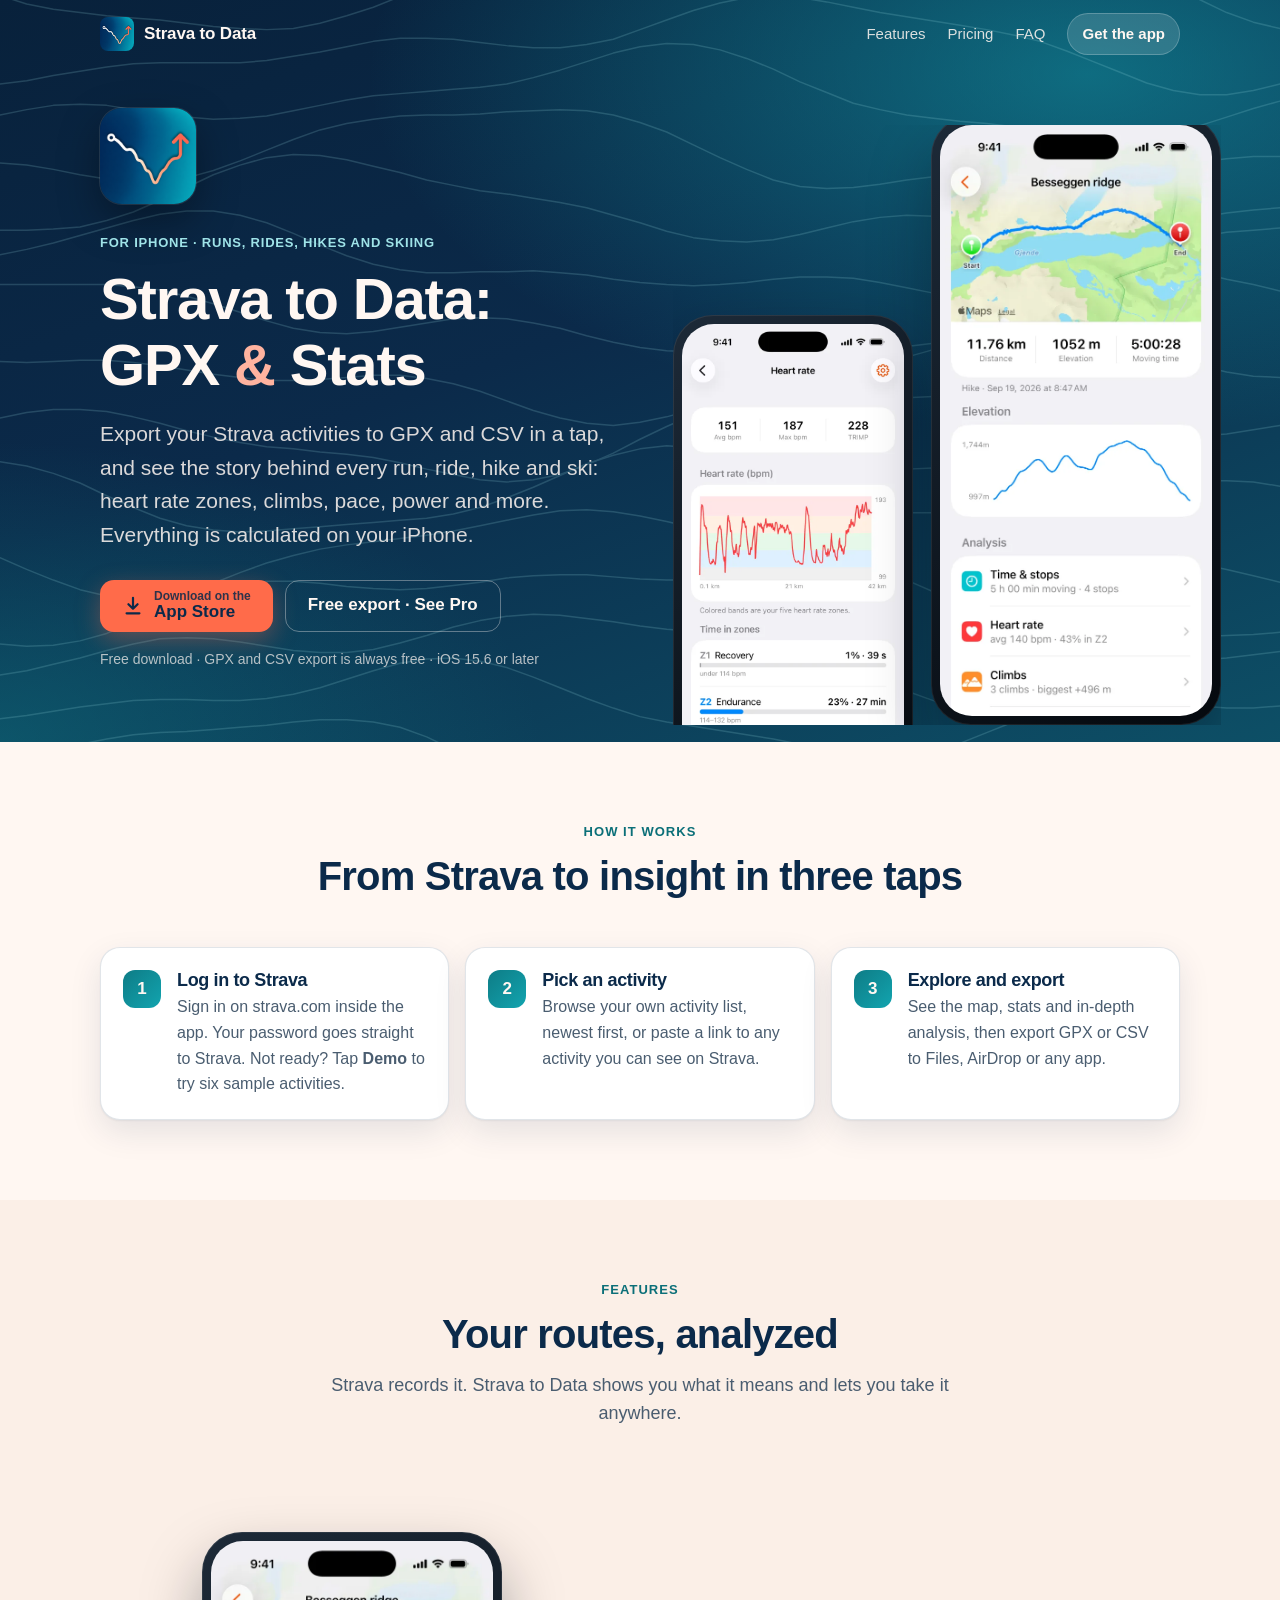
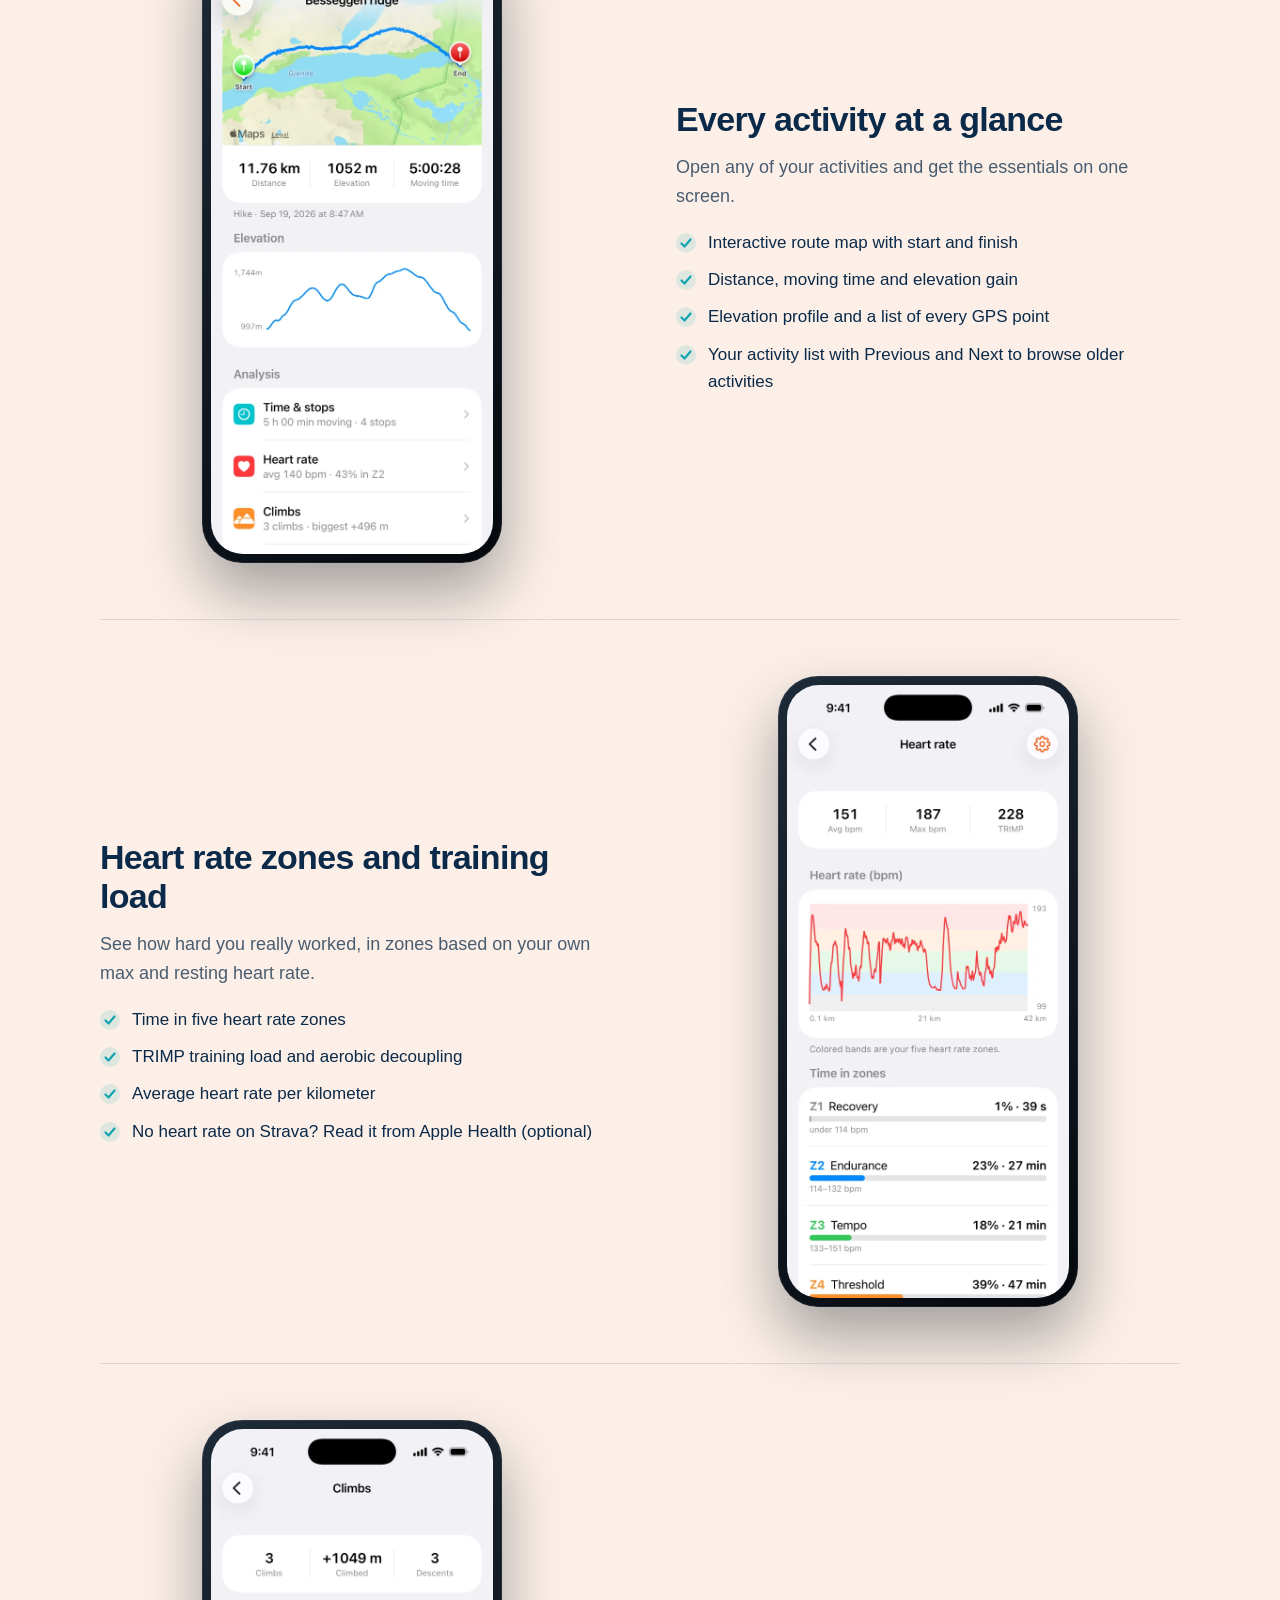
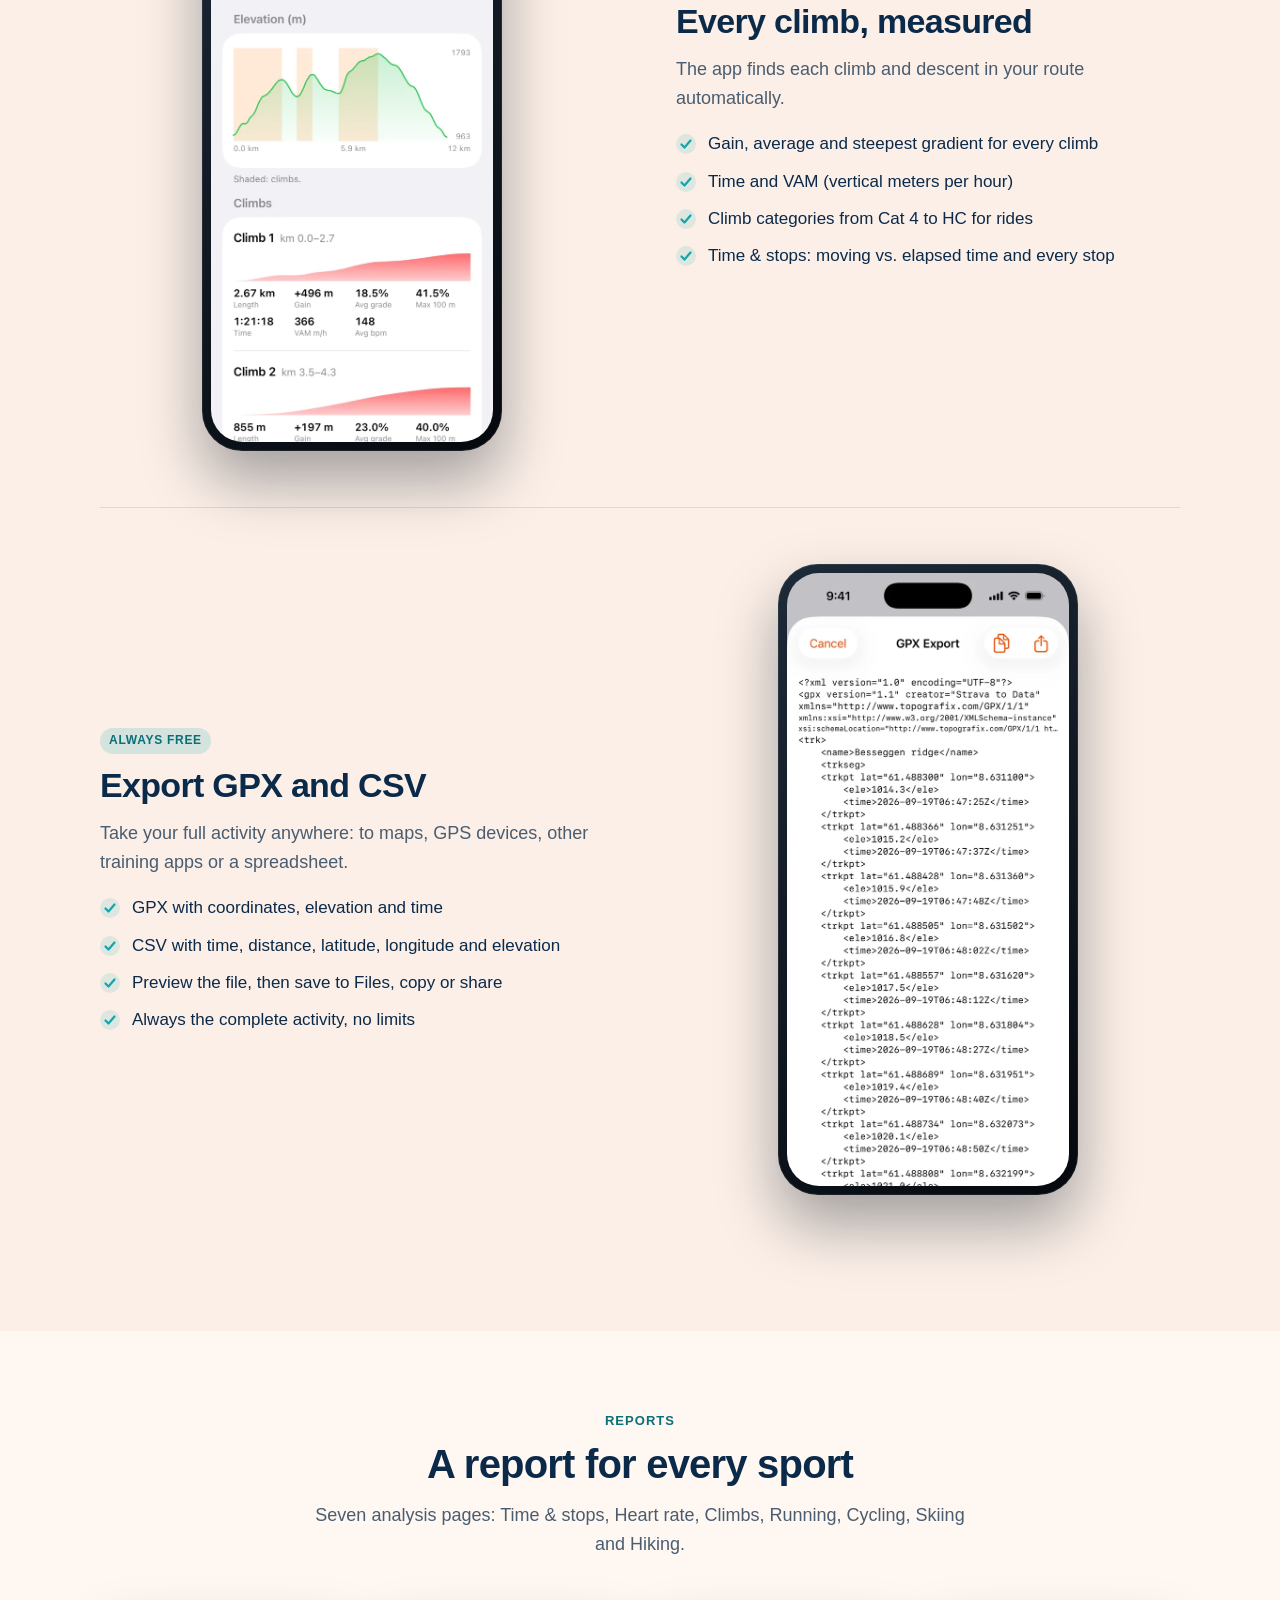
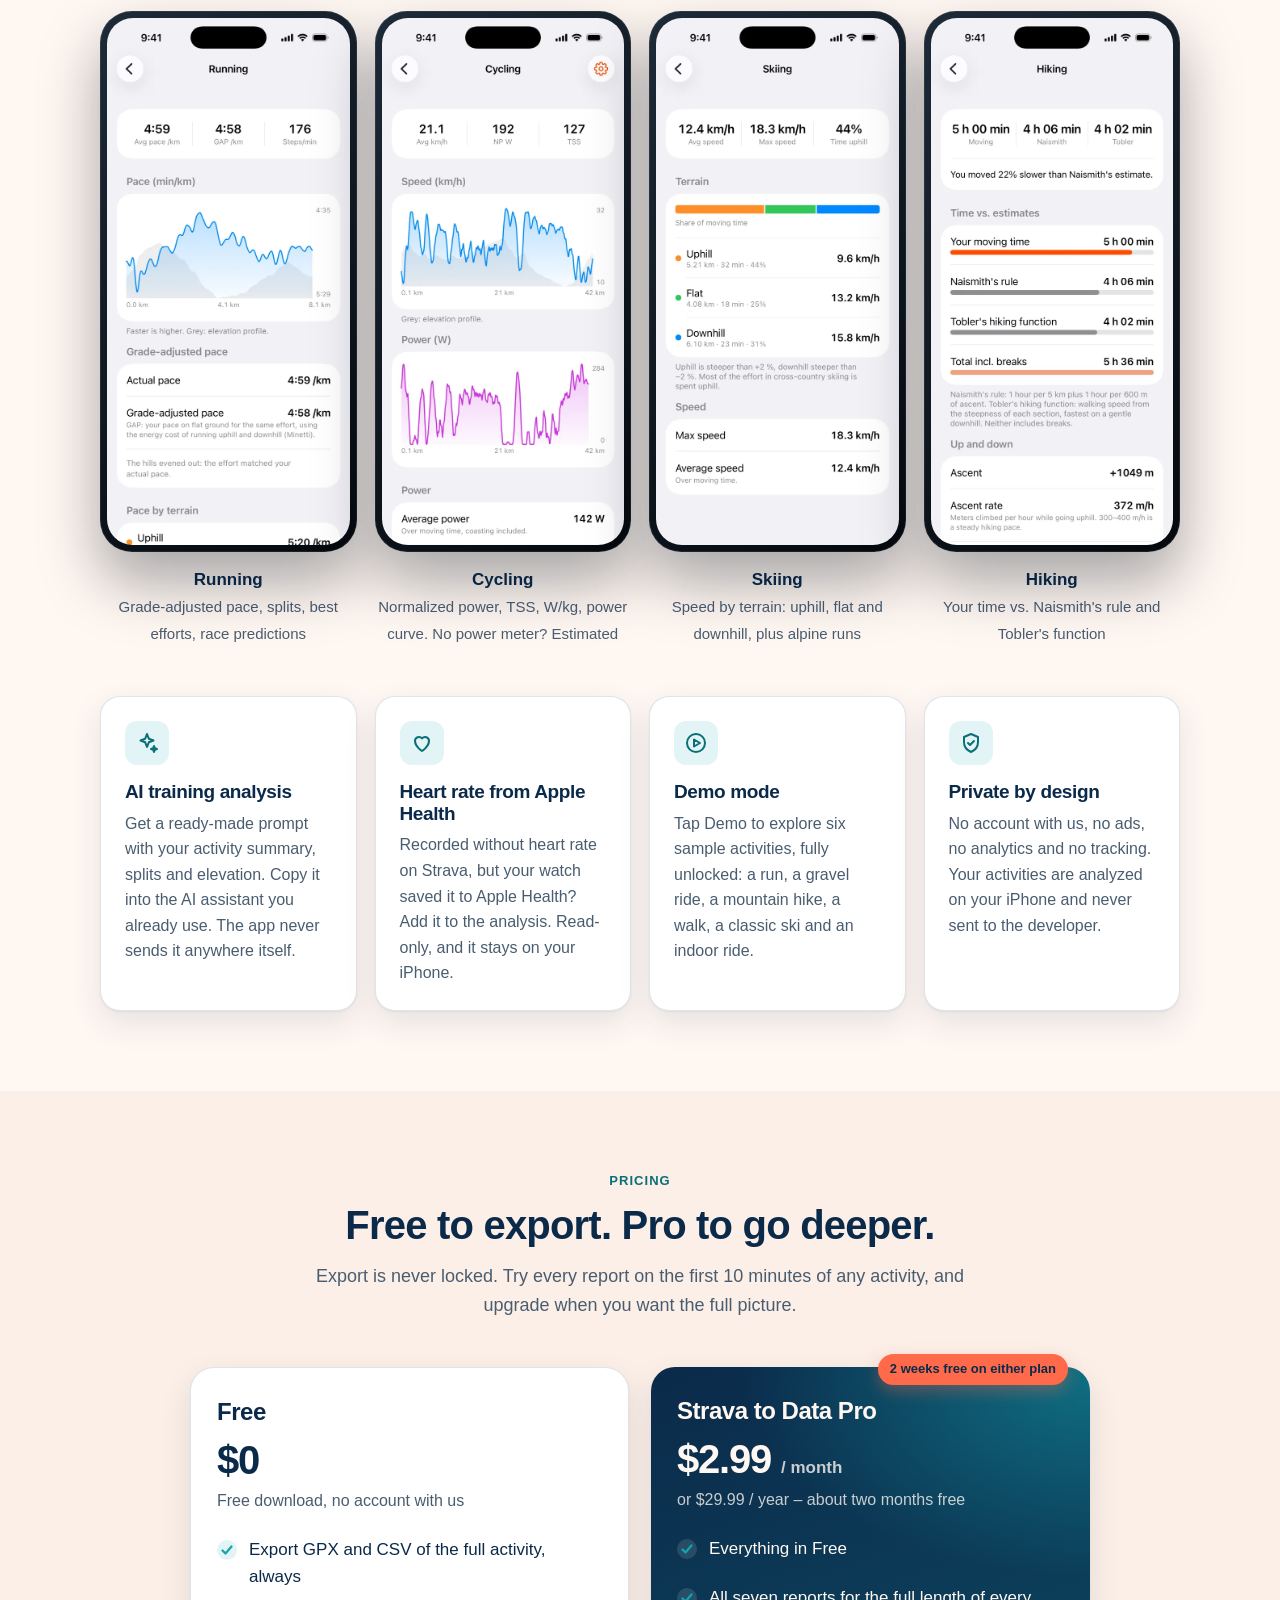
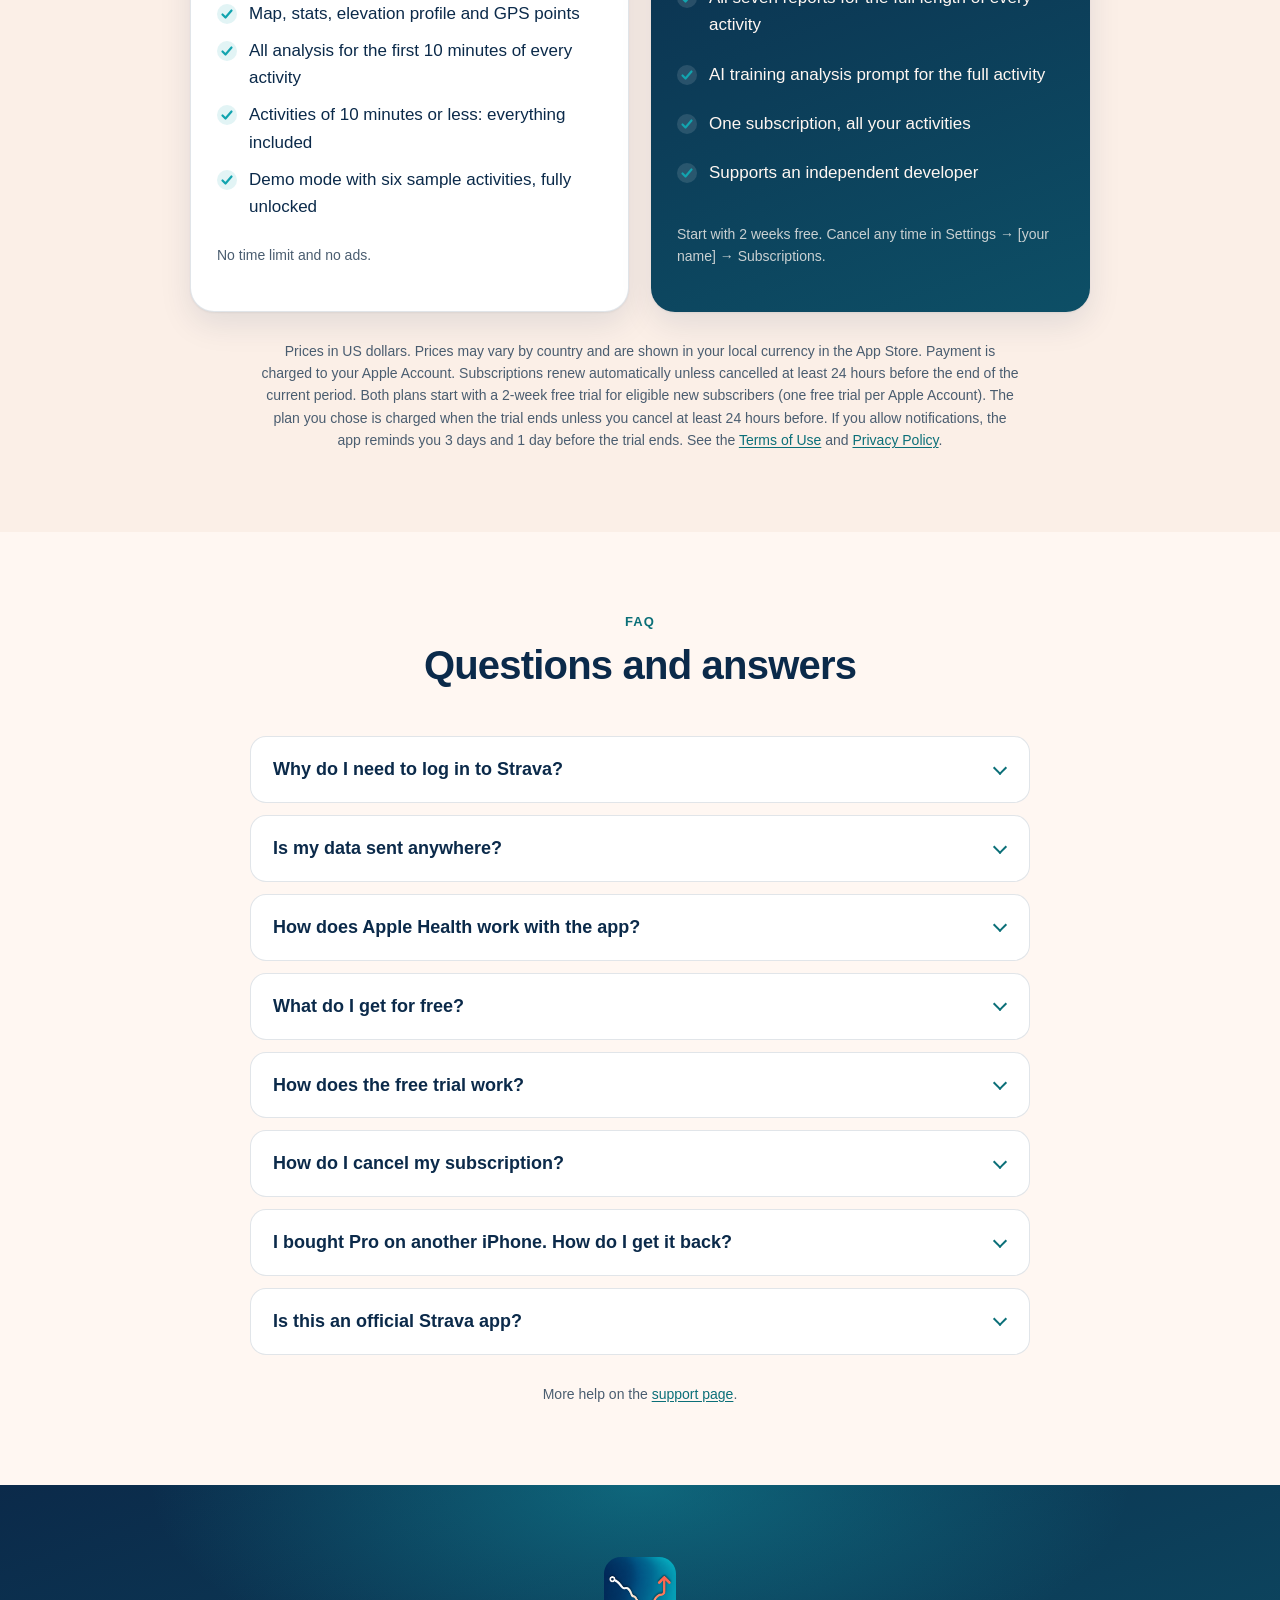
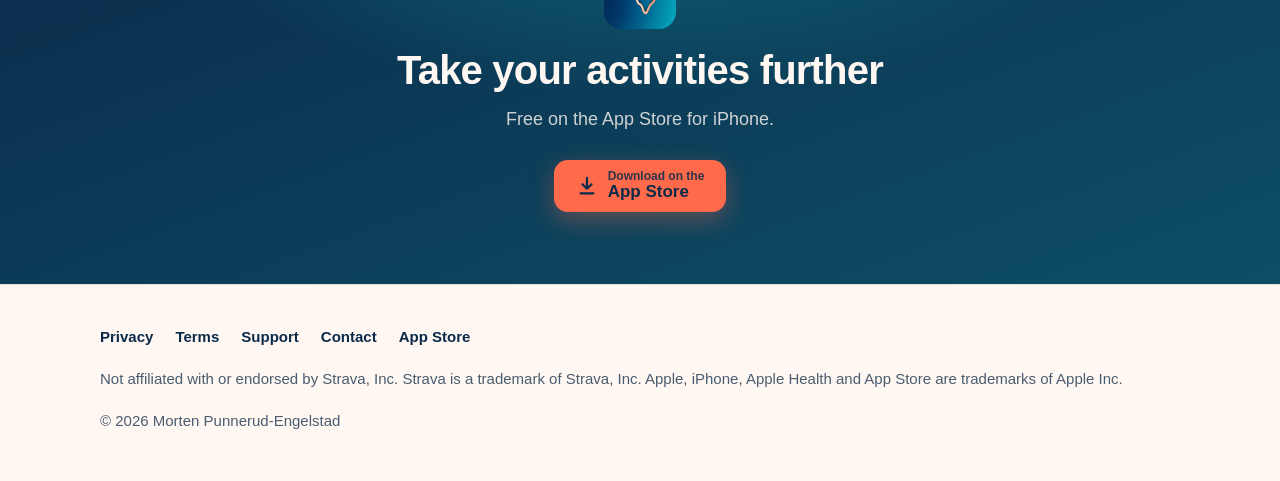
<file: index.html>
<!doctype html>
<html lang="en">
<head>
<meta charset="utf-8">
<meta name="viewport" content="width=device-width, initial-scale=1, viewport-fit=cover">
<title>Strava to Data: GPX &amp; Stats – iPhone app</title>
<meta name="description" content="Export your Strava activities to GPX and CSV, and see heart rate zones, climbs, pace, power and more. An iPhone app that does everything on your device. Export is always free.">
<link rel="canonical" href="https://punnerud.github.io/strava-to-data/">
<meta name="theme-color" content="#0B2A4A">
<meta name="apple-itunes-app" content="app-id=6741417217">

<meta property="og:type" content="website">
<meta property="og:site_name" content="Strava to Data">
<meta property="og:title" content="Strava to Data: GPX &amp; Stats">
<meta property="og:description" content="Export your Strava activities to GPX and CSV, and see heart rate zones, climbs, pace, power and more – right on your iPhone.">
<meta property="og:url" content="https://punnerud.github.io/strava-to-data/">
<meta property="og:image" content="https://punnerud.github.io/strava-to-data/assets/og-image.jpg">
<meta property="og:image:width" content="1200">
<meta property="og:image:height" content="630">
<meta property="og:image:alt" content="Strava to Data: GPX &amp; Stats app icon and name">
<meta name="twitter:card" content="summary_large_image">
<meta name="twitter:title" content="Strava to Data: GPX &amp; Stats">
<meta name="twitter:description" content="Export your Strava activities to GPX and CSV, and see heart rate zones, climbs, pace, power and more – right on your iPhone.">
<meta name="twitter:image" content="https://punnerud.github.io/strava-to-data/assets/og-image.jpg">

<link rel="icon" href="favicon.ico" sizes="32x32">
<link rel="icon" href="assets/favicon.png" type="image/png">
<link rel="apple-touch-icon" href="apple-touch-icon.png">
<link rel="stylesheet" href="assets/site.css">

<script type="application/ld+json">
{
  "@context": "https://schema.org",
  "@type": "SoftwareApplication",
  "name": "Strava to Data: GPX & Stats",
  "operatingSystem": "iOS 15.6 or later",
  "applicationCategory": "HealthAndFitnessApplication",
  "url": "https://punnerud.github.io/strava-to-data/",
  "downloadUrl": "https://apps.apple.com/app/id6741417217",
  "image": "https://punnerud.github.io/strava-to-data/assets/icon.png",
  "offers": [
    { "@type": "Offer", "name": "Free", "price": "0", "priceCurrency": "USD" },
    { "@type": "Offer", "name": "Strava to Data Pro (monthly)", "price": "2.99", "priceCurrency": "USD" },
    { "@type": "Offer", "name": "Strava to Data Pro (yearly)", "price": "29.99", "priceCurrency": "USD" }
  ]
}
</script>
</head>
<body>
<a class="skip" href="#main">Skip to content</a>

<header class="hero">
  <div class="site-header">
    <div class="wrap">
      <a class="brand" href="./" aria-label="Strava to Data home">
        <img src="assets/icon.png" alt="" width="34" height="34">
        <span>Strava to Data</span>
      </a>
      <nav class="nav" aria-label="Main">
        <a class="hide-sm" href="#features">Features</a>
        <a class="hide-sm" href="#pricing">Pricing</a>
        <a class="hide-sm" href="#faq">FAQ</a>
        <a class="nav-cta" href="https://apps.apple.com/app/id6741417217">Get the app</a>
      </nav>
    </div>
  </div>

  <div class="wrap">
    <div class="hero-grid">
      <div class="hero-copy">
        <img class="hero-icon" src="assets/icon.png" alt="App icon: a route line climbing to an arrow" width="96" height="96">
        <span class="eyebrow">For iPhone · Runs, rides, hikes and skiing</span>
        <h1>Strava to Data: GPX&nbsp;<span class="amp">&amp;</span>&nbsp;Stats</h1>
        <p class="tagline">Export your Strava activities to GPX and CSV in a tap, and see the story behind every run, ride, hike and ski: heart rate zones, climbs, pace, power and more. Everything is calculated on your iPhone.</p>
        <div class="cta-row">
          <a class="btn btn-store" href="https://apps.apple.com/app/id6741417217">
            <svg viewBox="0 0 24 24" aria-hidden="true"><path d="M12 3v12m0 0l-5-5m5 5l5-5M5 20h14" fill="none" stroke="currentColor" stroke-width="2.4" stroke-linecap="round" stroke-linejoin="round"/></svg>
            <span class="two-line"><small>Download on the</small>App Store</span>
          </a>
          <a class="btn btn-ghost" href="#pricing">Free export · See Pro</a>
        </div>
        <p class="hero-note">Free download · GPX and CSV export is always free · iOS 15.6 or later</p>
      </div>

      <div class="hero-phones" aria-hidden="true">
        <div class="phone side">
          <picture>
            <source srcset="assets/shots/2.webp" type="image/webp">
            <img src="assets/shots/2.jpg" alt="" width="600" height="1304" loading="eager">
          </picture>
        </div>
        <div class="phone">
          <picture>
            <source srcset="assets/shots/1.webp" type="image/webp">
            <img src="assets/shots/1.jpg" alt="" width="600" height="1304" fetchpriority="high">
          </picture>
        </div>
      </div>
    </div>
  </div>
</header>

<main id="main">

  <section class="section" aria-labelledby="how-title">
    <div class="wrap">
      <div class="section-head">
        <span class="kicker">How it works</span>
        <h2 id="how-title">From Strava to insight in three taps</h2>
      </div>
      <ol class="steps">
        <li>
          <h3>Log in to Strava</h3>
          <p>Sign in on strava.com inside the app. Your password goes straight to Strava. Not ready? Tap <strong>Demo</strong> to try six sample activities.</p>
        </li>
        <li>
          <h3>Pick an activity</h3>
          <p>Browse your own activity list, newest first, or paste a link to any activity you can see on Strava.</p>
        </li>
        <li>
          <h3>Explore and export</h3>
          <p>See the map, stats and in-depth analysis, then export GPX or CSV to Files, AirDrop or any app.</p>
        </li>
      </ol>
    </div>
  </section>

  <section class="section section-alt" id="features" aria-labelledby="features-title">
    <div class="wrap">
      <div class="section-head">
        <span class="kicker">Features</span>
        <h2 id="features-title">Your routes, analyzed</h2>
        <p>Strava records it. Strava to Data shows you what it means and lets you take it anywhere.</p>
      </div>

      <div class="feature">
        <div class="feature-media">
          <div class="phone">
            <picture>
              <source srcset="assets/shots/1.webp" type="image/webp">
              <img src="assets/shots/1.jpg" alt="Activity screen for a hike: route map from start to end, distance 11.76 km, 1052 m elevation, 5 hours moving, elevation profile and analysis sections." width="600" height="1304" loading="lazy">
            </picture>
          </div>
        </div>
        <div>
          <h3>Every activity at a glance</h3>
          <p>Open any of your activities and get the essentials on one screen.</p>
          <ul class="ticks">
            <li>Interactive route map with start and finish</li>
            <li>Distance, moving time and elevation gain</li>
            <li>Elevation profile and a list of every GPS point</li>
            <li>Your activity list with Previous and Next to browse older activities</li>
          </ul>
        </div>
      </div>

      <div class="feature flip">
        <div class="feature-media">
          <div class="phone">
            <picture>
              <source srcset="assets/shots/2.webp" type="image/webp">
              <img src="assets/shots/2.jpg" alt="Heart rate report: average 151 bpm, max 187, TRIMP 228, heart rate chart with colored zone bands and time in each of five zones." width="600" height="1304" loading="lazy">
            </picture>
          </div>
        </div>
        <div>
          <h3>Heart rate zones and training load</h3>
          <p>See how hard you really worked, in zones based on your own max and resting heart rate.</p>
          <ul class="ticks">
            <li>Time in five heart rate zones</li>
            <li>TRIMP training load and aerobic decoupling</li>
            <li>Average heart rate per kilometer</li>
            <li>No heart rate on Strava? Read it from Apple Health (optional)</li>
          </ul>
        </div>
      </div>

      <div class="feature">
        <div class="feature-media">
          <div class="phone">
            <picture>
              <source srcset="assets/shots/3.webp" type="image/webp">
              <img src="assets/shots/3.jpg" alt="Climbs report: 3 climbs, 1049 m climbed, elevation chart with shaded climbs, and details for each climb with gain, gradient, time and VAM." width="600" height="1304" loading="lazy">
            </picture>
          </div>
        </div>
        <div>
          <h3>Every climb, measured</h3>
          <p>The app finds each climb and descent in your route automatically.</p>
          <ul class="ticks">
            <li>Gain, average and steepest gradient for every climb</li>
            <li>Time and VAM (vertical meters per hour)</li>
            <li>Climb categories from Cat 4 to HC for rides</li>
            <li>Time &amp; stops: moving vs. elapsed time and every stop</li>
          </ul>
        </div>
      </div>

      <div class="feature flip">
        <div class="feature-media">
          <div class="phone">
            <picture>
              <source srcset="assets/shots/8.webp" type="image/webp">
              <img src="assets/shots/8.jpg" alt="GPX export preview showing the GPX file with track points, coordinates, elevation and time, with copy and share buttons." width="600" height="1304" loading="lazy">
            </picture>
          </div>
        </div>
        <div>
          <span class="badge-free">Always free</span>
          <h3>Export GPX and CSV</h3>
          <p>Take your full activity anywhere: to maps, GPS devices, other training apps or a spreadsheet.</p>
          <ul class="ticks">
            <li>GPX with coordinates, elevation and time</li>
            <li>CSV with time, distance, latitude, longitude and elevation</li>
            <li>Preview the file, then save to Files, copy or share</li>
            <li>Always the complete activity, no limits</li>
          </ul>
        </div>
      </div>
    </div>
  </section>

  <section class="section" aria-labelledby="reports-title">
    <div class="wrap">
      <div class="section-head">
        <span class="kicker">Reports</span>
        <h2 id="reports-title">A report for every sport</h2>
        <p>Seven analysis pages: Time &amp; stops, Heart rate, Climbs, Running, Cycling, Skiing and Hiking.</p>
      </div>
      <div class="gallery" role="list">
        <figure role="listitem">
          <div class="phone">
            <picture>
              <source srcset="assets/shots/4.webp" type="image/webp">
              <img src="assets/shots/4.jpg" alt="Running report with average pace, grade-adjusted pace and cadence, and a pace chart over the elevation profile." width="600" height="1304" loading="lazy">
            </picture>
          </div>
          <figcaption><strong>Running</strong><span>Grade-adjusted pace, splits, best efforts, race predictions</span></figcaption>
        </figure>
        <figure role="listitem">
          <div class="phone">
            <picture>
              <source srcset="assets/shots/5.webp" type="image/webp">
              <img src="assets/shots/5.jpg" alt="Cycling report with average speed, normalized power and TSS, a speed chart and a power chart." width="600" height="1304" loading="lazy">
            </picture>
          </div>
          <figcaption><strong>Cycling</strong><span>Normalized power, TSS, W/kg, power curve. No power meter? Estimated</span></figcaption>
        </figure>
        <figure role="listitem">
          <div class="phone">
            <picture>
              <source srcset="assets/shots/6.webp" type="image/webp">
              <img src="assets/shots/6.jpg" alt="Skiing report with average and max speed and the share of moving time spent uphill, on flat ground and downhill." width="600" height="1304" loading="lazy">
            </picture>
          </div>
          <figcaption><strong>Skiing</strong><span>Speed by terrain: uphill, flat and downhill, plus alpine runs</span></figcaption>
        </figure>
        <figure role="listitem">
          <div class="phone">
            <picture>
              <source srcset="assets/shots/7.webp" type="image/webp">
              <img src="assets/shots/7.jpg" alt="Hiking report comparing moving time with Naismith's rule and Tobler's hiking function, plus ascent rate." width="600" height="1304" loading="lazy">
            </picture>
          </div>
          <figcaption><strong>Hiking</strong><span>Your time vs. Naismith's rule and Tobler's function</span></figcaption>
        </figure>
      </div>

      <div class="cards four" style="margin-top:48px">
        <div class="card">
          <div class="ico" aria-hidden="true"><svg viewBox="0 0 24 24" fill="none" stroke="currentColor" stroke-width="2" stroke-linecap="round" stroke-linejoin="round"><path d="M12 3l1.8 4.7L18.5 9.5l-4.7 1.8L12 16l-1.8-4.7L5.5 9.5l4.7-1.8z"/><path d="M19 15l.8 2.2L22 18l-2.2.8L19 21l-.8-2.2L16 18l2.2-.8z"/></svg></div>
          <h3>AI training analysis</h3>
          <p>Get a ready-made prompt with your activity summary, splits and elevation. Copy it into the AI assistant you already use. The app never sends it anywhere itself.</p>
        </div>
        <div class="card">
          <div class="ico" aria-hidden="true"><svg viewBox="0 0 24 24" fill="none" stroke="currentColor" stroke-width="2" stroke-linecap="round" stroke-linejoin="round"><path d="M12 20s-7-4.4-7-10a4 4 0 0 1 7-2.6A4 4 0 0 1 19 10c0 5.6-7 10-7 10z"/></svg></div>
          <h3>Heart rate from Apple Health</h3>
          <p>Recorded without heart rate on Strava, but your watch saved it to Apple Health? Add it to the analysis. Read-only, and it stays on your iPhone.</p>
        </div>
        <div class="card">
          <div class="ico" aria-hidden="true"><svg viewBox="0 0 24 24" fill="none" stroke="currentColor" stroke-width="2" stroke-linecap="round" stroke-linejoin="round"><circle cx="12" cy="12" r="9"/><path d="M10 8.5v7l6-3.5z"/></svg></div>
          <h3>Demo mode</h3>
          <p>Tap Demo to explore six sample activities, fully unlocked: a run, a gravel ride, a mountain hike, a walk, a classic ski and an indoor ride.</p>
        </div>
        <div class="card">
          <div class="ico" aria-hidden="true"><svg viewBox="0 0 24 24" fill="none" stroke="currentColor" stroke-width="2" stroke-linecap="round" stroke-linejoin="round"><path d="M12 3l7 3v5c0 4.5-3 8.3-7 10-4-1.7-7-5.5-7-10V6z"/><path d="M9 12l2 2 4-4"/></svg></div>
          <h3>Private by design</h3>
          <p>No account with us, no ads, no analytics and no tracking. Your activities are analyzed on your iPhone and never sent to the developer.</p>
        </div>
      </div>
    </div>
  </section>

  <section class="section section-alt" id="pricing" aria-labelledby="pricing-title">
    <div class="wrap">
      <div class="section-head">
        <span class="kicker">Pricing</span>
        <h2 id="pricing-title">Free to export. Pro to go deeper.</h2>
        <p>Export is never locked. Try every report on the first 10 minutes of any activity, and upgrade when you want the full picture.</p>
      </div>

      <div class="pricing">
        <article class="plan" aria-labelledby="plan-free">
          <h3 id="plan-free">Free</h3>
          <p class="price">$0</p>
          <p class="alt-price">Free download, no account with us</p>
          <ul class="ticks">
            <li>Export GPX and CSV of the full activity, always</li>
            <li>Map, stats, elevation profile and GPS points</li>
            <li>All analysis for the first 10 minutes of every activity</li>
            <li>Activities of 10 minutes or less: everything included</li>
            <li>Demo mode with six sample activities, fully unlocked</li>
          </ul>
          <p class="plan-foot">No time limit and no ads.</p>
        </article>

        <article class="plan plan-pro" aria-labelledby="plan-pro">
          <span class="ribbon">2 weeks free on either plan</span>
          <h3 id="plan-pro">Strava to Data Pro</h3>
          <p class="price">$2.99 <small>/ month</small></p>
          <p class="alt-price">or $29.99 / year – about two months free</p>
          <ul class="ticks">
            <li>Everything in Free</li>
            <li>All seven reports for the full length of every activity</li>
            <li>AI training analysis prompt for the full activity</li>
            <li>One subscription, all your activities</li>
            <li>Supports an independent developer</li>
          </ul>
          <p class="plan-foot">Start with 2 weeks free. Cancel any time in Settings → [your name] → Subscriptions.</p>
        </article>
      </div>

      <p class="fineprint">Prices in US dollars. Prices may vary by country and are shown in your local currency in the App Store. Payment is charged to your Apple Account. Subscriptions renew automatically unless cancelled at least 24 hours before the end of the current period. Both plans start with a 2-week free trial for eligible new subscribers (one free trial per Apple Account). The plan you chose is charged when the trial ends unless you cancel at least 24 hours before. If you allow notifications, the app reminds you 3 days and 1 day before the trial ends. See the <a href="terms.html">Terms of Use</a> and <a href="privacy.html">Privacy Policy</a>.</p>
    </div>
  </section>

  <section class="section" id="faq" aria-labelledby="faq-title">
    <div class="wrap">
      <div class="section-head">
        <span class="kicker">FAQ</span>
        <h2 id="faq-title">Questions and answers</h2>
      </div>
      <div class="faq">
        <details>
          <summary>Why do I need to log in to Strava?</summary>
          <p>Strava now shows GPS data only to logged-in users. You sign in on Strava's own website (strava.com) inside the app, so your password goes directly to Strava. The app never sees or stores it, and you can log out at any time. Just curious? Tap <strong>Demo</strong> to try the app without an account.</p>
        </details>
        <details>
          <summary>Is my data sent anywhere?</summary>
          <p>No. Your activities are read from strava.com with your own login and analyzed on your iPhone. Nothing is sent to the developer: there is no account with us, no ads, no analytics and no tracking. Files you export go only where you choose. Read the <a href="privacy.html">privacy policy</a> for the details.</p>
        </details>
        <details>
          <summary>How does Apple Health work with the app?</summary>
          <p>It's optional. If an activity has no heart rate on Strava but your Apple Watch or chest strap saved heart rate to Apple Health at the same time, tap <em>Get heart rate from Apple Health</em>. The app asks for read-only access to heart rate, uses it only for the analysis on your iPhone and never saves or shares it. You can turn access off in the Health app or in Settings.</p>
        </details>
        <details>
          <summary>What do I get for free?</summary>
          <p>GPX and CSV export of the full activity, the map, stats, elevation profile and GPS points, demo mode, and every report for the first 10 minutes of any activity. Activities of 10 minutes or less are fully analyzed for free. Pro unlocks the analysis and the AI prompt for the full length of every activity.</p>
        </details>
        <details>
          <summary>How does the free trial work?</summary>
          <p>Monthly and yearly both start with 2 weeks free, with full access to Pro. There is one free trial per Apple Account, whichever plan you pick. If you allow notifications, the app reminds you 3 days and 1 day before the trial ends. Cancel at least 24 hours before the trial ends and you pay nothing; otherwise the plan you chose starts and is charged to your Apple Account.</p>
        </details>
        <details>
          <summary>How do I cancel my subscription?</summary>
          <p>Open <strong>Settings</strong> on your iPhone, tap your name, then <strong>Subscriptions</strong>, choose Strava to Data and tap <strong>Cancel Subscription</strong>. Cancel at least 24 hours before the end of the current period to avoid being charged for the next one. You keep Pro until the period ends. Deleting the app does not cancel the subscription.</p>
        </details>
        <details>
          <summary>I bought Pro on another iPhone. How do I get it back?</summary>
          <p>Sign in with the same Apple Account and tap <strong>Restore Purchases</strong> in <em>Your profile</em> in the app (or on the Pro screen). Subscriptions are tied to your Apple Account, not to a login with us.</p>
        </details>
        <details>
          <summary>Is this an official Strava app?</summary>
          <p>No. Strava to Data: GPX &amp; Stats is made by an independent developer and is not affiliated with or endorsed by Strava, Inc.</p>
        </details>
      </div>
      <p class="fineprint">More help on the <a href="support.html">support page</a>.</p>
    </div>
  </section>

  <section class="cta-band" aria-labelledby="cta-title">
    <div class="wrap">
      <img src="assets/icon.png" alt="" width="72" height="72" loading="lazy">
      <h2 id="cta-title">Take your activities further</h2>
      <p>Free on the App Store for iPhone.</p>
      <a class="btn btn-store" href="https://apps.apple.com/app/id6741417217">
        <svg viewBox="0 0 24 24" aria-hidden="true"><path d="M12 3v12m0 0l-5-5m5 5l5-5M5 20h14" fill="none" stroke="currentColor" stroke-width="2.4" stroke-linecap="round" stroke-linejoin="round"/></svg>
        <span class="two-line"><small>Download on the</small>App Store</span>
      </a>
    </div>
  </section>

</main>

<footer class="site-footer">
  <div class="wrap">
    <nav class="footer-links" aria-label="Footer">
      <a href="privacy.html">Privacy</a>
      <a href="terms.html">Terms</a>
      <a href="support.html">Support</a>
      <a href="mailto:morten@punnerud.net">Contact</a>
      <a href="https://apps.apple.com/app/id6741417217">App Store</a>
    </nav>
    <p>Not affiliated with or endorsed by Strava, Inc. Strava is a trademark of Strava, Inc. Apple, iPhone, Apple Health and App Store are trademarks of Apple Inc.</p>
    <p>© 2026 Morten Punnerud-Engelstad</p>
  </div>
</footer>
</body>
</html>
</file>
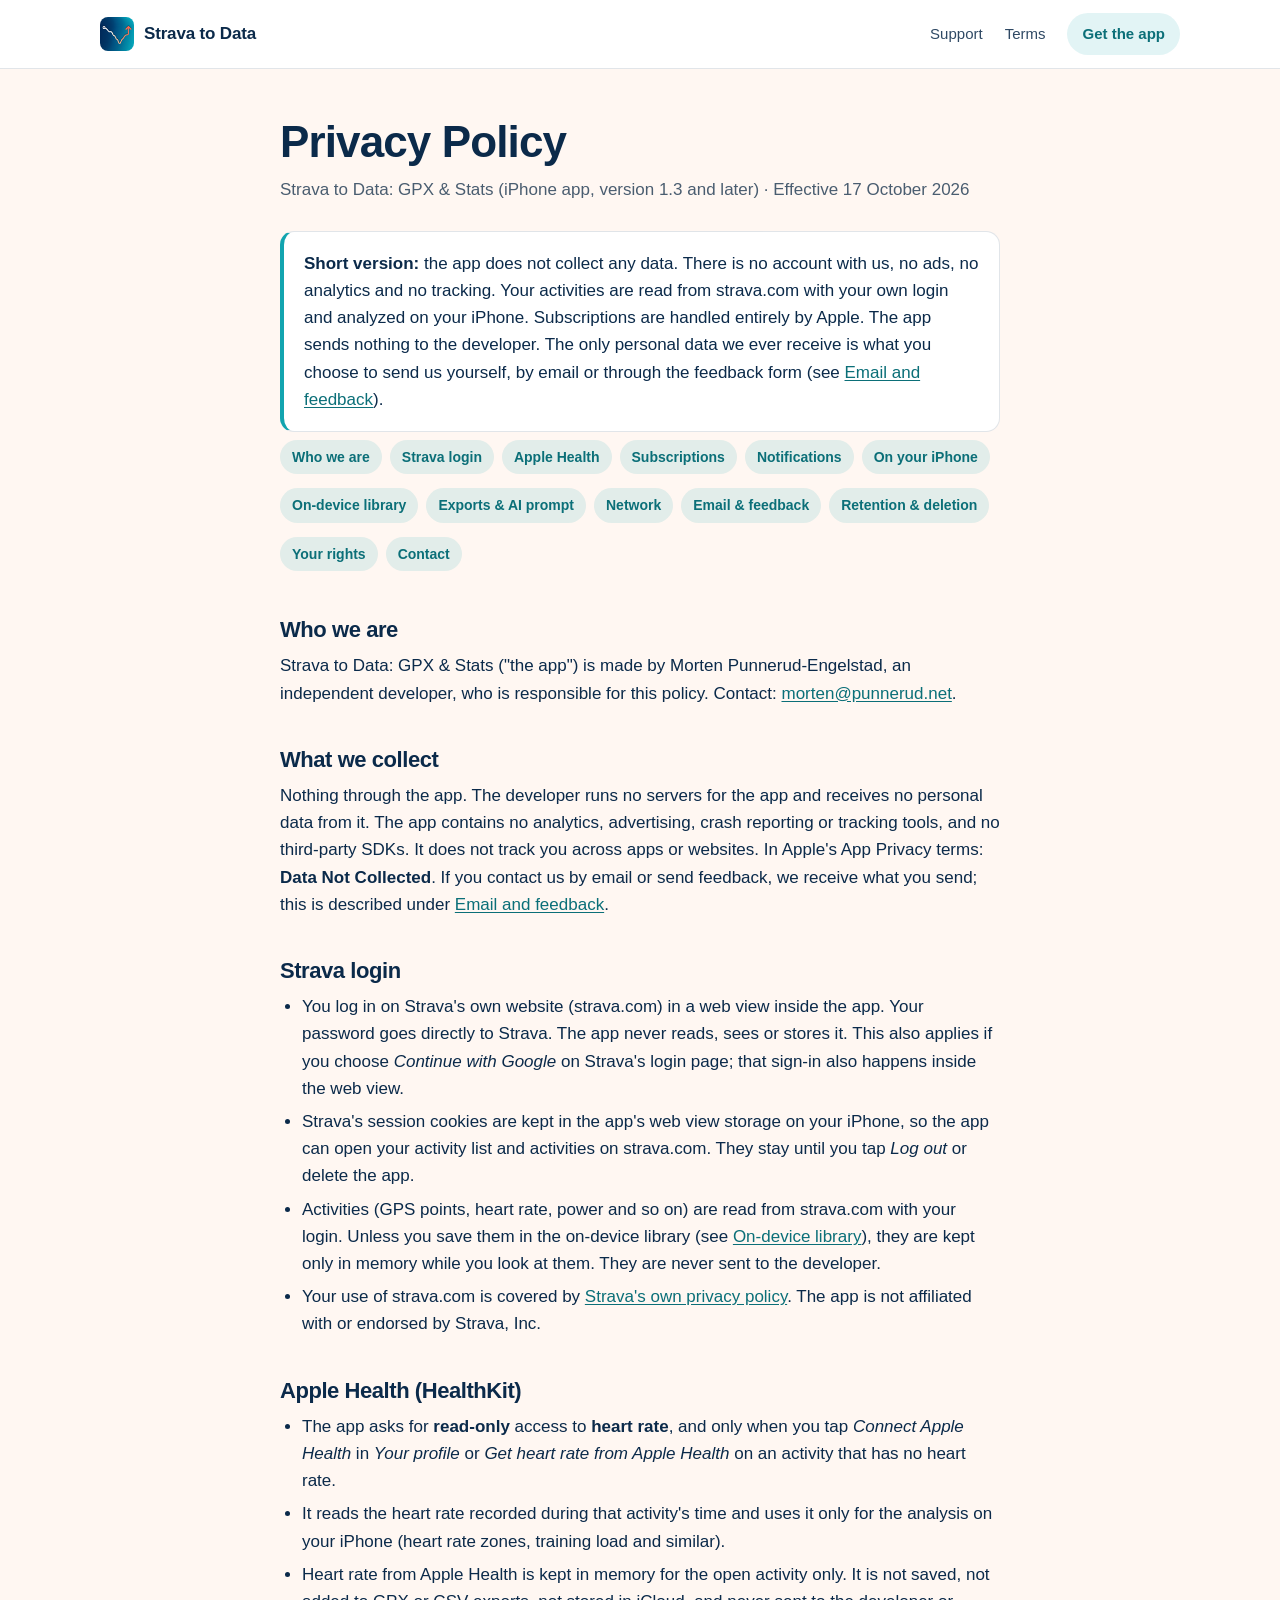
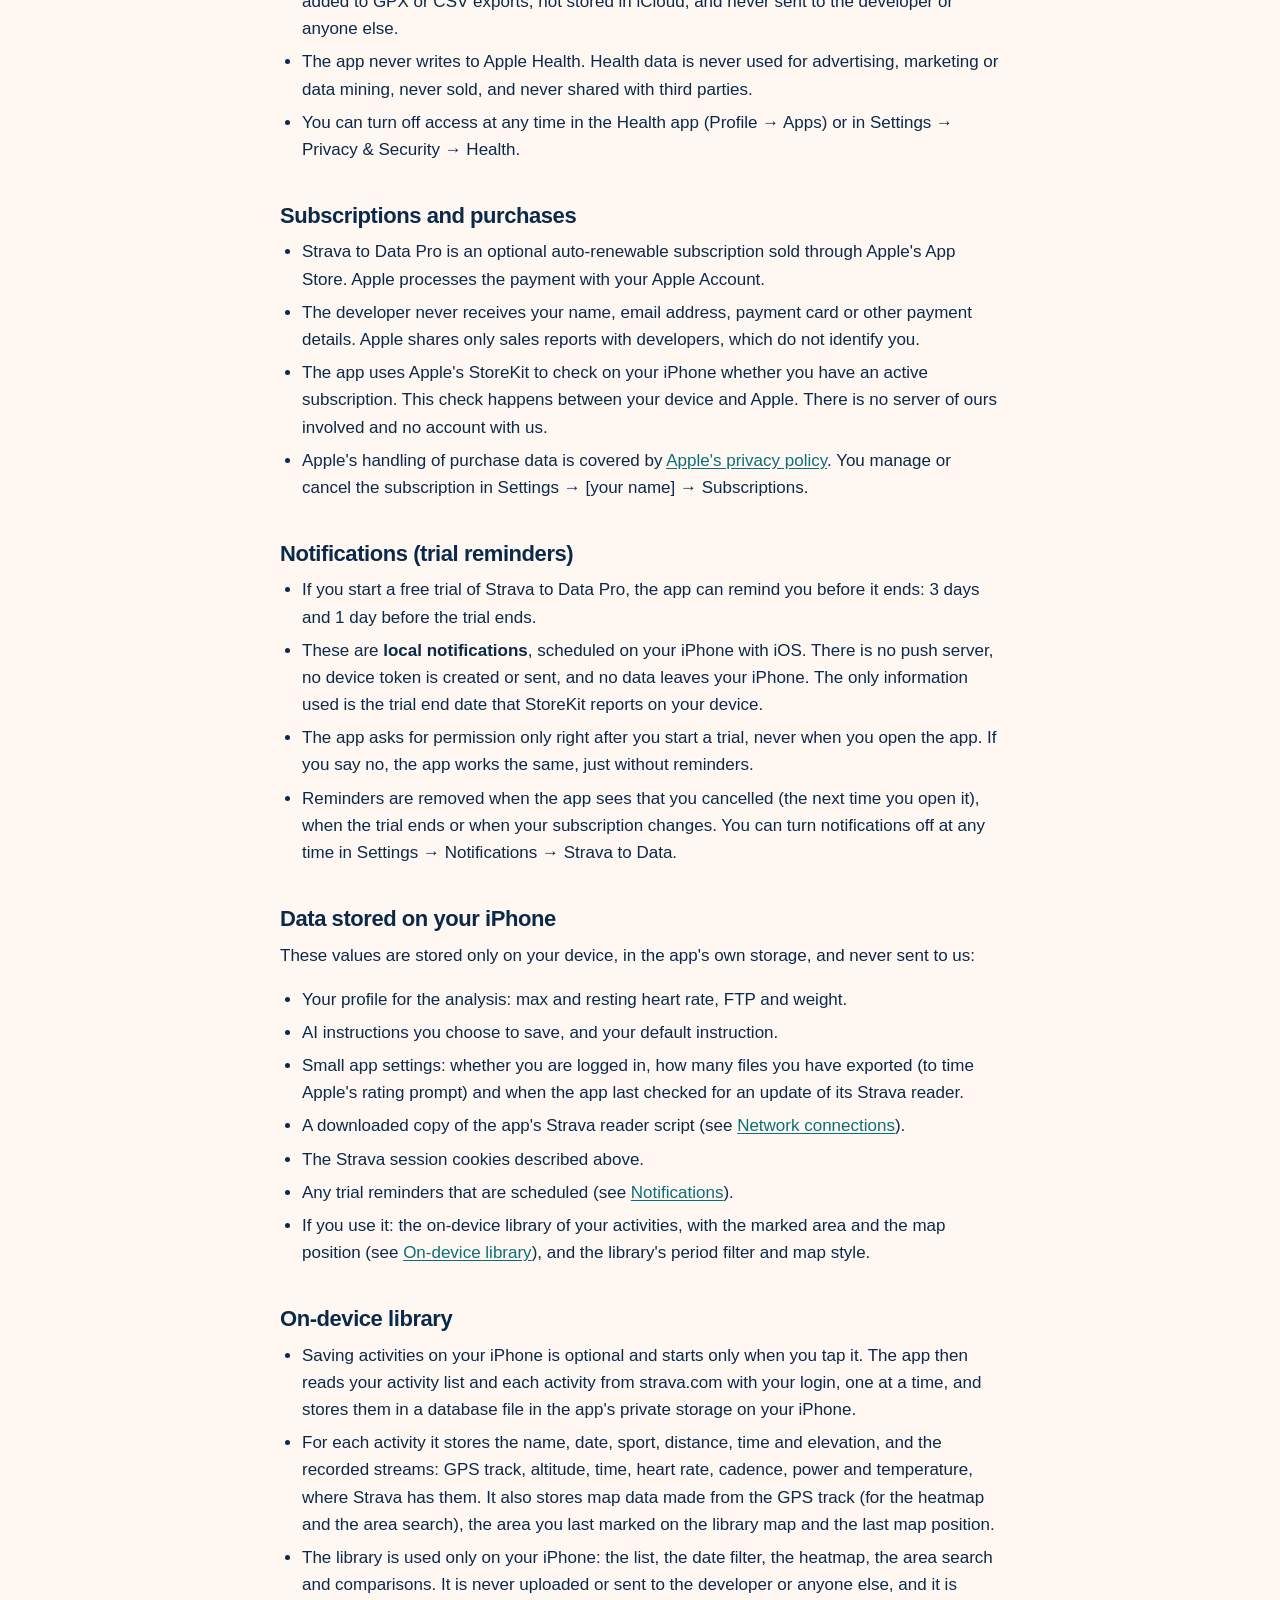
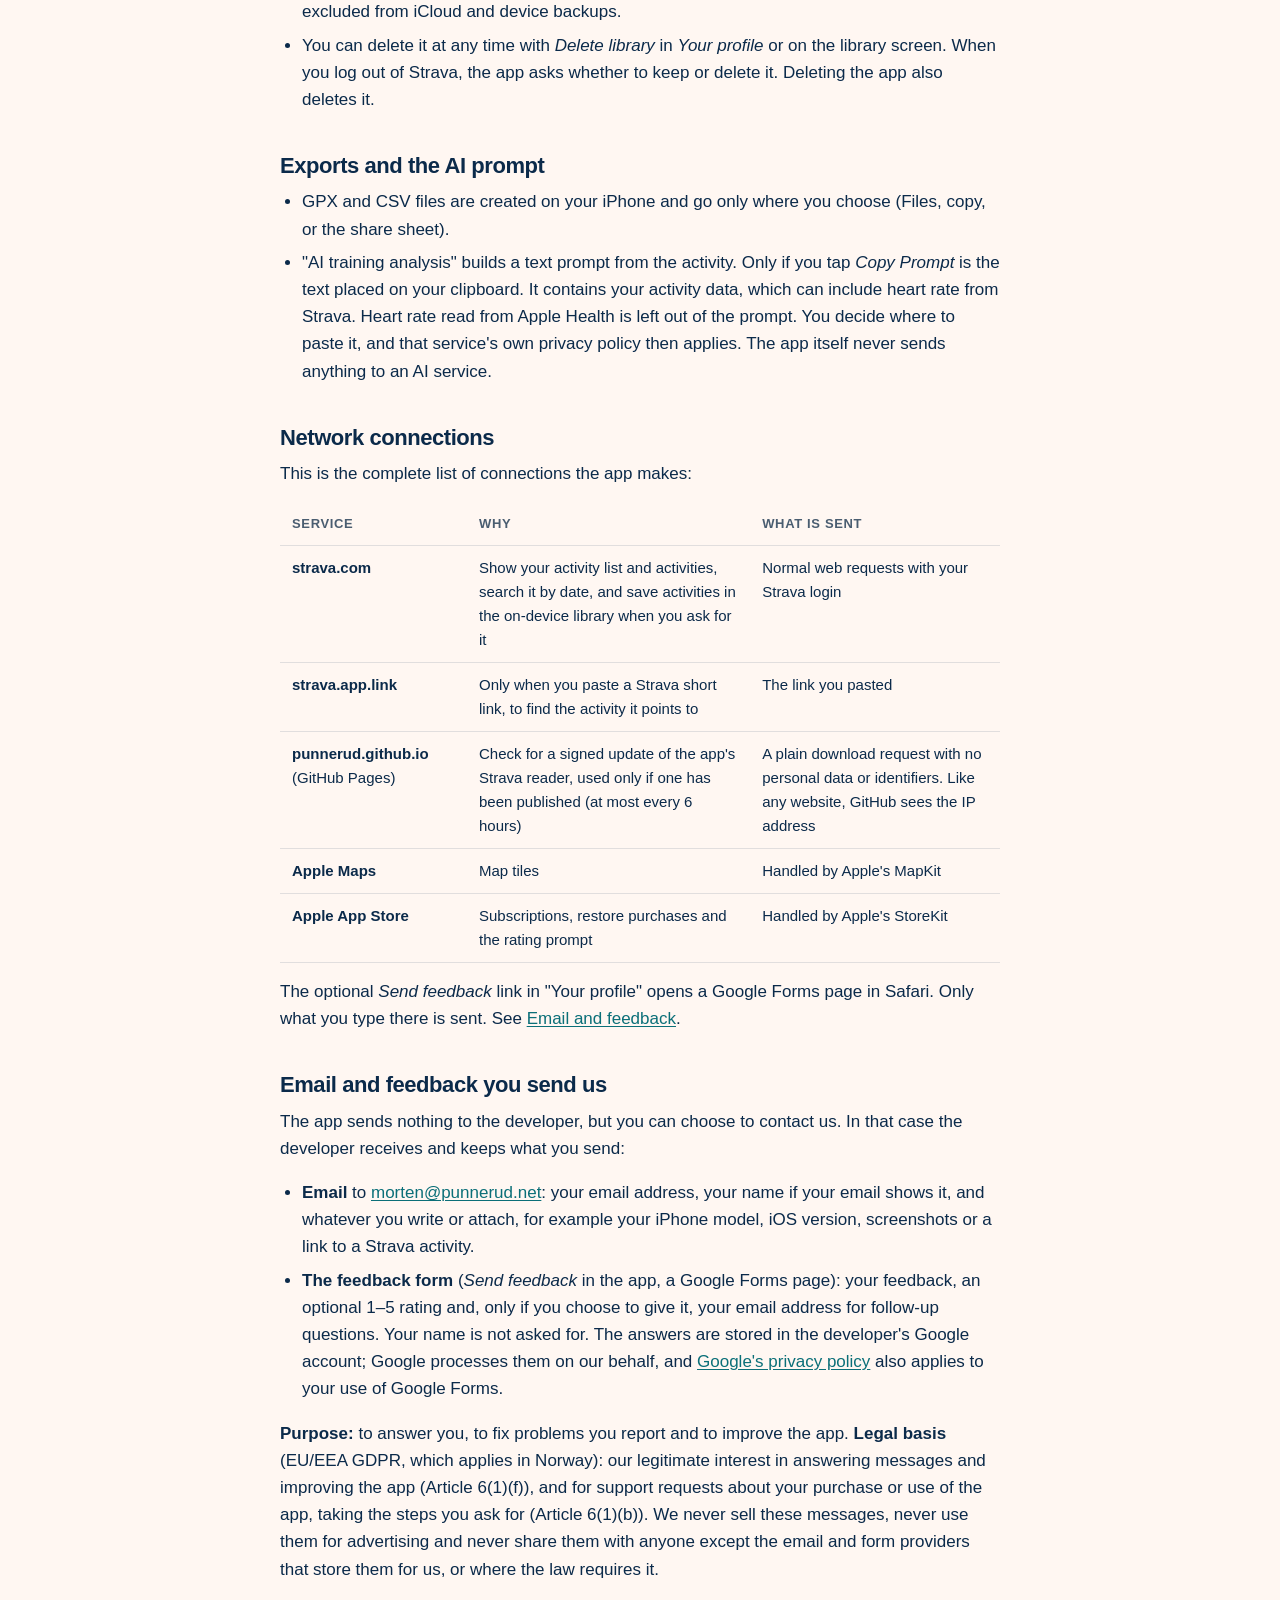
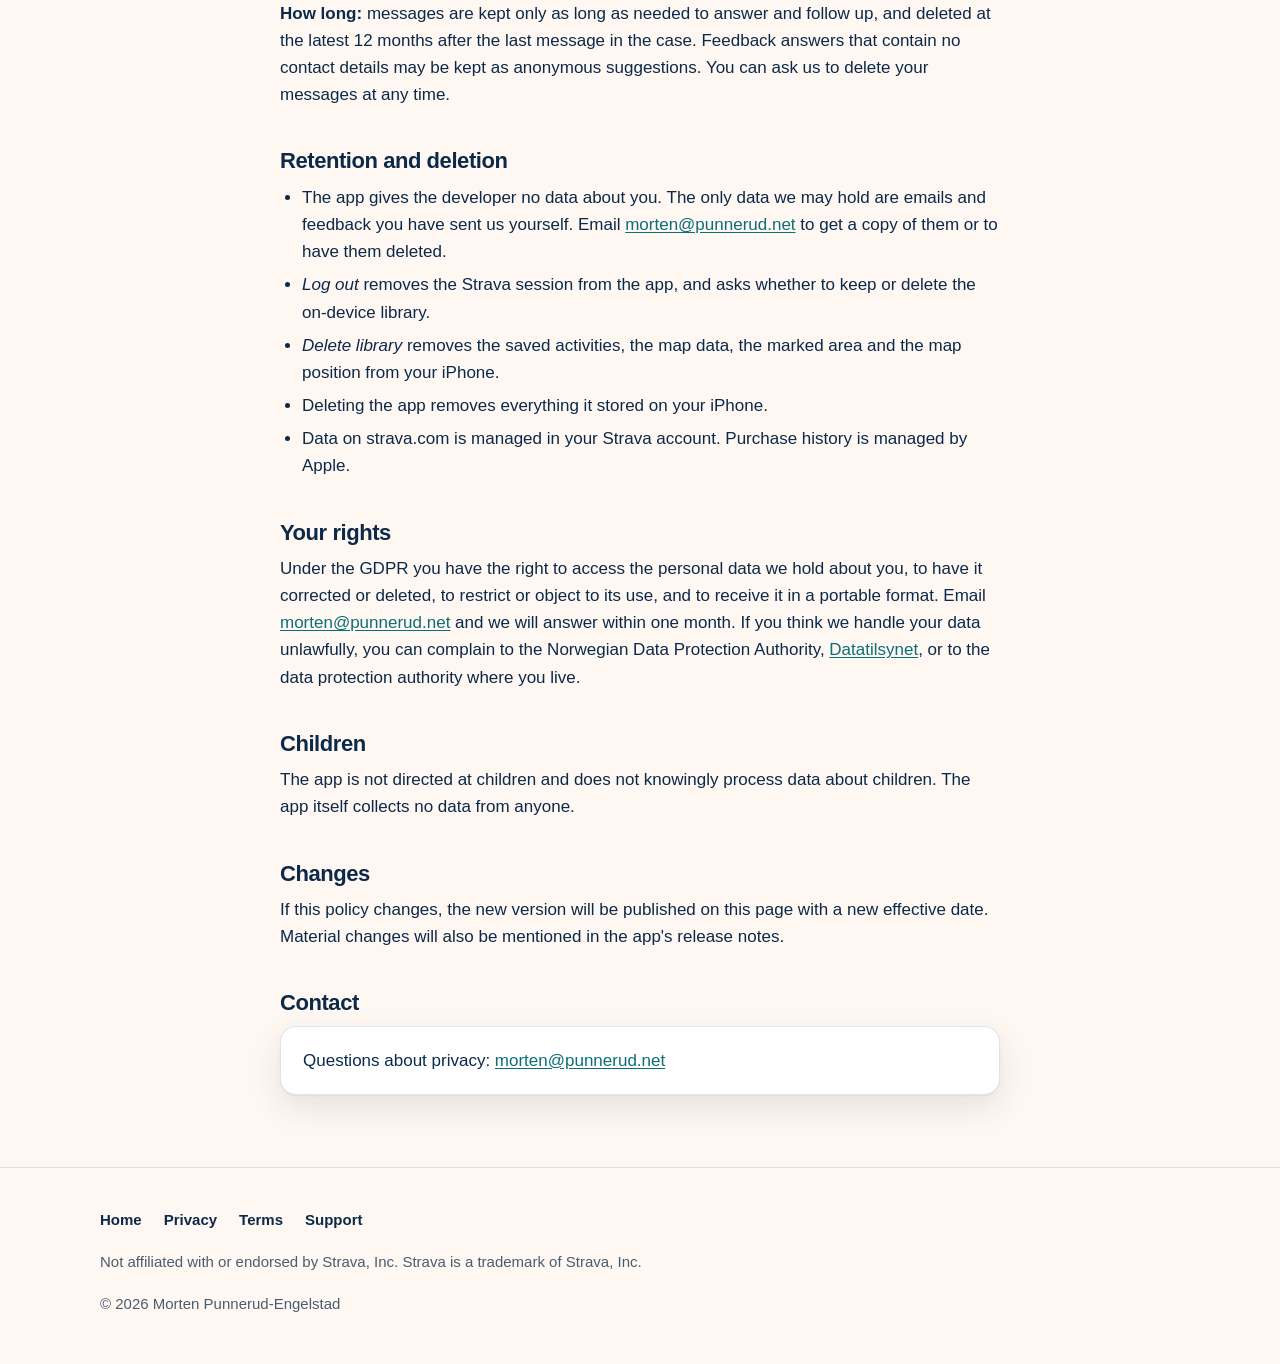
<file: privacy.html>
<!doctype html>
<html lang="en">
<head>
<meta charset="utf-8">
<meta name="viewport" content="width=device-width, initial-scale=1, viewport-fit=cover">
<title>Privacy Policy – Strava to Data: GPX &amp; Stats</title>
<meta name="description" content="Privacy policy for the iPhone app Strava to Data: GPX & Stats: no data collected, no analytics, no tracking. Covers the Strava login, Apple Health, subscriptions and on-device storage.">
<link rel="canonical" href="https://punnerud.github.io/strava-to-data/privacy.html">
<meta name="theme-color" content="#0B2A4A">
<meta property="og:type" content="article">
<meta property="og:title" content="Privacy Policy – Strava to Data: GPX &amp; Stats">
<meta property="og:description" content="No data collected, no analytics, no tracking. How the app handles your Strava login, Apple Health heart rate and subscriptions.">
<meta property="og:url" content="https://punnerud.github.io/strava-to-data/privacy.html">
<meta property="og:image" content="https://punnerud.github.io/strava-to-data/assets/og-image.jpg">
<meta name="twitter:card" content="summary_large_image">
<link rel="icon" href="favicon.ico" sizes="32x32">
<link rel="icon" href="assets/favicon.png" type="image/png">
<link rel="apple-touch-icon" href="apple-touch-icon.png">
<link rel="stylesheet" href="assets/site.css">
</head>
<body>
<a class="skip" href="#main">Skip to content</a>
<header class="site-header doc-header">
  <div class="wrap">
    <a class="brand" href="./">
      <img src="assets/icon.png" alt="" width="34" height="34">
      <span>Strava to Data</span>
    </a>
    <nav class="nav" aria-label="Main">
      <a class="hide-sm" href="support.html">Support</a>
      <a class="hide-sm" href="terms.html">Terms</a>
      <a class="nav-cta" href="https://apps.apple.com/app/id6741417217">Get the app</a>
    </nav>
  </div>
</header>

<main id="main" class="doc">
  <h1>Privacy Policy</h1>
  <p class="meta">Strava to Data: GPX &amp; Stats (iPhone app, version 1.3 and later) · Effective 17 October 2026</p>

  <div class="summary">
    <p><strong>Short version:</strong> the app does not collect any data. There is no account with us, no ads, no analytics and no tracking. Your activities are read from strava.com with your own login and analyzed on your iPhone. Subscriptions are handled entirely by Apple. The app sends nothing to the developer. The only personal data we ever receive is what you choose to send us yourself, by email or through the feedback form (see <a href="#contacting">Email and feedback</a>).</p>
  </div>

  <ul class="toc" aria-label="On this page">
    <li><a href="#who">Who we are</a></li>
    <li><a href="#strava">Strava login</a></li>
    <li><a href="#health">Apple Health</a></li>
    <li><a href="#purchases">Subscriptions</a></li>
    <li><a href="#notifications">Notifications</a></li>
    <li><a href="#device">On your iPhone</a></li>
    <li><a href="#library">On-device library</a></li>
    <li><a href="#exports">Exports &amp; AI prompt</a></li>
    <li><a href="#network">Network</a></li>
    <li><a href="#contacting">Email &amp; feedback</a></li>
    <li><a href="#retention">Retention &amp; deletion</a></li>
    <li><a href="#rights">Your rights</a></li>
    <li><a href="#contact">Contact</a></li>
  </ul>

  <h2 id="who">Who we are</h2>
  <p>Strava to Data: GPX &amp; Stats ("the app") is made by Morten Punnerud-Engelstad, an independent developer, who is responsible for this policy. Contact: <a href="mailto:morten@punnerud.net">morten@punnerud.net</a>.</p>

  <h2 id="collect">What we collect</h2>
  <p>Nothing through the app. The developer runs no servers for the app and receives no personal data from it. The app contains no analytics, advertising, crash reporting or tracking tools, and no third-party SDKs. It does not track you across apps or websites. In Apple's App Privacy terms: <strong>Data Not Collected</strong>. If you contact us by email or send feedback, we receive what you send; this is described under <a href="#contacting">Email and feedback</a>.</p>

  <h2 id="strava">Strava login</h2>
  <ul>
    <li>You log in on Strava's own website (strava.com) in a web view inside the app. Your password goes directly to Strava. The app never reads, sees or stores it. This also applies if you choose <em>Continue with Google</em> on Strava's login page; that sign-in also happens inside the web view.</li>
    <li>Strava's session cookies are kept in the app's web view storage on your iPhone, so the app can open your activity list and activities on strava.com. They stay until you tap <em>Log out</em> or delete the app.</li>
    <li>Activities (GPS points, heart rate, power and so on) are read from strava.com with your login. Unless you save them in the on-device library (see <a href="#library">On-device library</a>), they are kept only in memory while you look at them. They are never sent to the developer.</li>
    <li>Your use of strava.com is covered by <a href="https://www.strava.com/legal/privacy">Strava's own privacy policy</a>. The app is not affiliated with or endorsed by Strava, Inc.</li>
  </ul>

  <h2 id="health">Apple Health (HealthKit)</h2>
  <ul>
    <li>The app asks for <strong>read-only</strong> access to <strong>heart rate</strong>, and only when you tap <em>Connect Apple Health</em> in <em>Your profile</em> or <em>Get heart rate from Apple Health</em> on an activity that has no heart rate.</li>
    <li>It reads the heart rate recorded during that activity's time and uses it only for the analysis on your iPhone (heart rate zones, training load and similar).</li>
    <li>Heart rate from Apple Health is kept in memory for the open activity only. It is not saved, not added to GPX or CSV exports, not stored in iCloud, and never sent to the developer or anyone else.</li>
    <li>The app never writes to Apple Health. Health data is never used for advertising, marketing or data mining, never sold, and never shared with third parties.</li>
    <li>You can turn off access at any time in the Health app (Profile → Apps) or in Settings → Privacy &amp; Security → Health.</li>
  </ul>

  <h2 id="purchases">Subscriptions and purchases</h2>
  <ul>
    <li>Strava to Data Pro is an optional auto-renewable subscription sold through Apple's App Store. Apple processes the payment with your Apple Account.</li>
    <li>The developer never receives your name, email address, payment card or other payment details. Apple shares only sales reports with developers, which do not identify you.</li>
    <li>The app uses Apple's StoreKit to check on your iPhone whether you have an active subscription. This check happens between your device and Apple. There is no server of ours involved and no account with us.</li>
    <li>Apple's handling of purchase data is covered by <a href="https://www.apple.com/legal/privacy/">Apple's privacy policy</a>. You manage or cancel the subscription in Settings → [your name] → Subscriptions.</li>
  </ul>

  <h2 id="notifications">Notifications (trial reminders)</h2>
  <ul>
    <li>If you start a free trial of Strava to Data Pro, the app can remind you before it ends: 3 days and 1 day before the trial ends.</li>
    <li>These are <strong>local notifications</strong>, scheduled on your iPhone with iOS. There is no push server, no device token is created or sent, and no data leaves your iPhone. The only information used is the trial end date that StoreKit reports on your device.</li>
    <li>The app asks for permission only right after you start a trial, never when you open the app. If you say no, the app works the same, just without reminders.</li>
    <li>Reminders are removed when the app sees that you cancelled (the next time you open it), when the trial ends or when your subscription changes. You can turn notifications off at any time in Settings → Notifications → Strava to Data.</li>
  </ul>

  <h2 id="device">Data stored on your iPhone</h2>
  <p>These values are stored only on your device, in the app's own storage, and never sent to us:</p>
  <ul>
    <li>Your profile for the analysis: max and resting heart rate, FTP and weight.</li>
    <li>AI instructions you choose to save, and your default instruction.</li>
    <li>Small app settings: whether you are logged in, how many files you have exported (to time Apple's rating prompt) and when the app last checked for an update of its Strava reader.</li>
    <li>A downloaded copy of the app's Strava reader script (see <a href="#network">Network connections</a>).</li>
    <li>The Strava session cookies described above.</li>
    <li>Any trial reminders that are scheduled (see <a href="#notifications">Notifications</a>).</li>
    <li>If you use it: the on-device library of your activities, with the marked area and the map position (see <a href="#library">On-device library</a>), and the library's period filter and map style.</li>
  </ul>

  <h2 id="library">On-device library</h2>
  <ul>
    <li>Saving activities on your iPhone is optional and starts only when you tap it. The app then reads your activity list and each activity from strava.com with your login, one at a time, and stores them in a database file in the app's private storage on your iPhone.</li>
    <li>For each activity it stores the name, date, sport, distance, time and elevation, and the recorded streams: GPS track, altitude, time, heart rate, cadence, power and temperature, where Strava has them. It also stores map data made from the GPS track (for the heatmap and the area search), the area you last marked on the library map and the last map position.</li>
    <li>The library is used only on your iPhone: the list, the date filter, the heatmap, the area search and comparisons. It is never uploaded or sent to the developer or anyone else, and it is excluded from iCloud and device backups.</li>
    <li>You can delete it at any time with <em>Delete library</em> in <em>Your profile</em> or on the library screen. When you log out of Strava, the app asks whether to keep or delete it. Deleting the app also deletes it.</li>
  </ul>

  <h2 id="exports">Exports and the AI prompt</h2>
  <ul>
    <li>GPX and CSV files are created on your iPhone and go only where you choose (Files, copy, or the share sheet).</li>
    <li>"AI training analysis" builds a text prompt from the activity. Only if you tap <em>Copy Prompt</em> is the text placed on your clipboard. It contains your activity data, which can include heart rate from Strava. Heart rate read from Apple Health is left out of the prompt. You decide where to paste it, and that service's own privacy policy then applies. The app itself never sends anything to an AI service.</li>
  </ul>

  <h2 id="network">Network connections</h2>
  <p>This is the complete list of connections the app makes:</p>
  <div class="table-scroll">
  <table>
    <thead><tr><th scope="col">Service</th><th scope="col">Why</th><th scope="col">What is sent</th></tr></thead>
    <tbody>
      <tr><td><strong>strava.com</strong></td><td>Show your activity list and activities, search it by date, and save activities in the on-device library when you ask for it</td><td>Normal web requests with your Strava login</td></tr>
      <tr><td><strong>strava.app.link</strong></td><td>Only when you paste a Strava short link, to find the activity it points to</td><td>The link you pasted</td></tr>
      <tr><td><strong>punnerud.github.io</strong> (GitHub Pages)</td><td>Check for a signed update of the app's Strava reader, used only if one has been published (at most every 6 hours)</td><td>A plain download request with no personal data or identifiers. Like any website, GitHub sees the IP address</td></tr>
      <tr><td><strong>Apple Maps</strong></td><td>Map tiles</td><td>Handled by Apple's MapKit</td></tr>
      <tr><td><strong>Apple App Store</strong></td><td>Subscriptions, restore purchases and the rating prompt</td><td>Handled by Apple's StoreKit</td></tr>
    </tbody>
  </table>
  </div>
  <p>The optional <em>Send feedback</em> link in "Your profile" opens a Google Forms page in Safari. Only what you type there is sent. See <a href="#contacting">Email and feedback</a>.</p>

  <h2 id="contacting">Email and feedback you send us</h2>
  <p>The app sends nothing to the developer, but you can choose to contact us. In that case the developer receives and keeps what you send:</p>
  <ul>
    <li><strong>Email</strong> to <a href="mailto:morten@punnerud.net">morten@punnerud.net</a>: your email address, your name if your email shows it, and whatever you write or attach, for example your iPhone model, iOS version, screenshots or a link to a Strava activity.</li>
    <li><strong>The feedback form</strong> (<em>Send feedback</em> in the app, a Google Forms page): your feedback, an optional 1–5 rating and, only if you choose to give it, your email address for follow-up questions. Your name is not asked for. The answers are stored in the developer's Google account; Google processes them on our behalf, and <a href="https://policies.google.com/privacy">Google's privacy policy</a> also applies to your use of Google Forms.</li>
  </ul>
  <p><strong>Purpose:</strong> to answer you, to fix problems you report and to improve the app. <strong>Legal basis</strong> (EU/EEA GDPR, which applies in Norway): our legitimate interest in answering messages and improving the app (Article 6(1)(f)), and for support requests about your purchase or use of the app, taking the steps you ask for (Article 6(1)(b)). We never sell these messages, never use them for advertising and never share them with anyone except the email and form providers that store them for us, or where the law requires it.</p>
  <p><strong>How long:</strong> messages are kept only as long as needed to answer and follow up, and deleted at the latest 12 months after the last message in the case. Feedback answers that contain no contact details may be kept as anonymous suggestions. You can ask us to delete your messages at any time.</p>

  <h2 id="retention">Retention and deletion</h2>
  <ul>
    <li>The app gives the developer no data about you. The only data we may hold are emails and feedback you have sent us yourself. Email <a href="mailto:morten@punnerud.net">morten@punnerud.net</a> to get a copy of them or to have them deleted.</li>
    <li><em>Log out</em> removes the Strava session from the app, and asks whether to keep or delete the on-device library.</li>
    <li><em>Delete library</em> removes the saved activities, the map data, the marked area and the map position from your iPhone.</li>
    <li>Deleting the app removes everything it stored on your iPhone.</li>
    <li>Data on strava.com is managed in your Strava account. Purchase history is managed by Apple.</li>
  </ul>

  <h2 id="rights">Your rights</h2>
  <p>Under the GDPR you have the right to access the personal data we hold about you, to have it corrected or deleted, to restrict or object to its use, and to receive it in a portable format. Email <a href="mailto:morten@punnerud.net">morten@punnerud.net</a> and we will answer within one month. If you think we handle your data unlawfully, you can complain to the Norwegian Data Protection Authority, <a href="https://www.datatilsynet.no/en/">Datatilsynet</a>, or to the data protection authority where you live.</p>

  <h2 id="children">Children</h2>
  <p>The app is not directed at children and does not knowingly process data about children. The app itself collects no data from anyone.</p>

  <h2 id="changes">Changes</h2>
  <p>If this policy changes, the new version will be published on this page with a new effective date. Material changes will also be mentioned in the app's release notes.</p>

  <h2 id="contact">Contact</h2>
  <div class="contact-box">
    <p style="margin:0">Questions about privacy: <a href="mailto:morten@punnerud.net">morten@punnerud.net</a></p>
  </div>
</main>

<footer class="site-footer">
  <div class="wrap">
    <nav class="footer-links" aria-label="Footer">
      <a href="./">Home</a>
      <a href="privacy.html" aria-current="page">Privacy</a>
      <a href="terms.html">Terms</a>
      <a href="support.html">Support</a>
    </nav>
    <p>Not affiliated with or endorsed by Strava, Inc. Strava is a trademark of Strava, Inc.</p>
    <p>© 2026 Morten Punnerud-Engelstad</p>
  </div>
</footer>
</body>
</html>
</file>
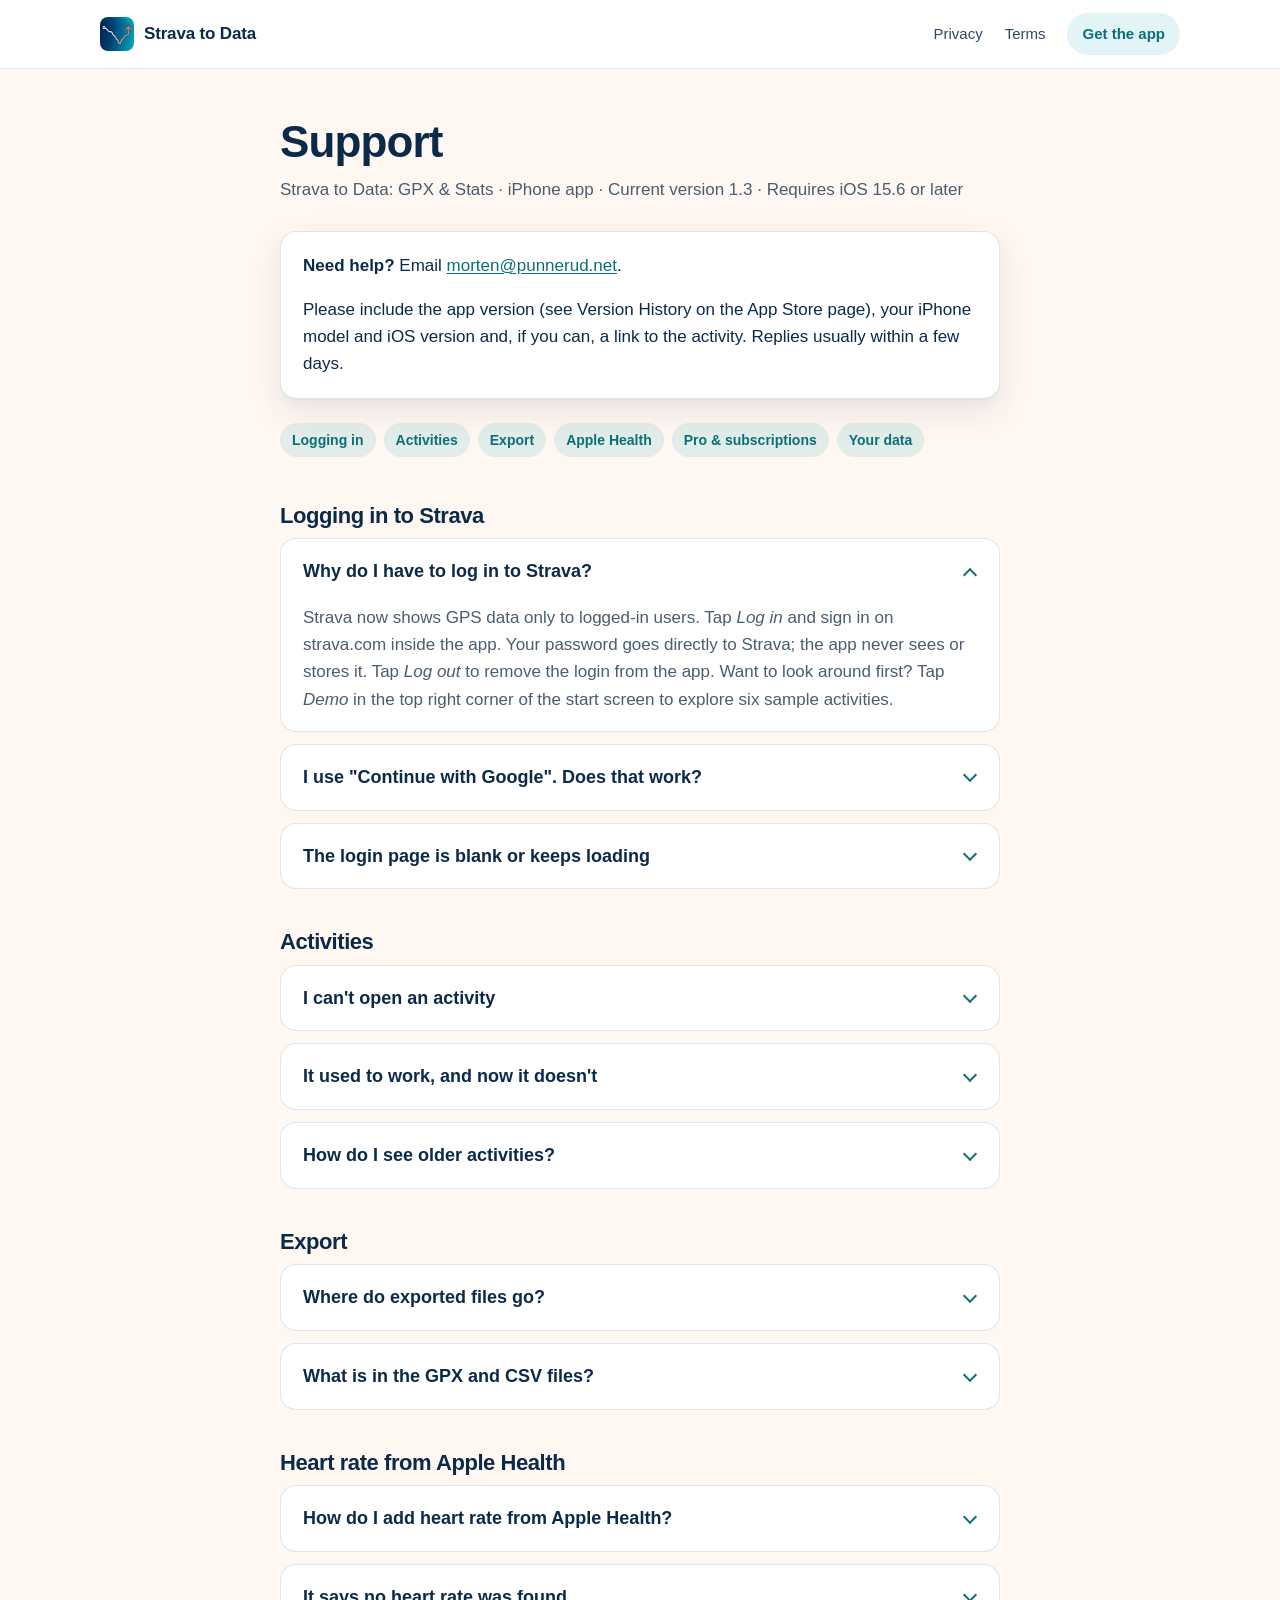
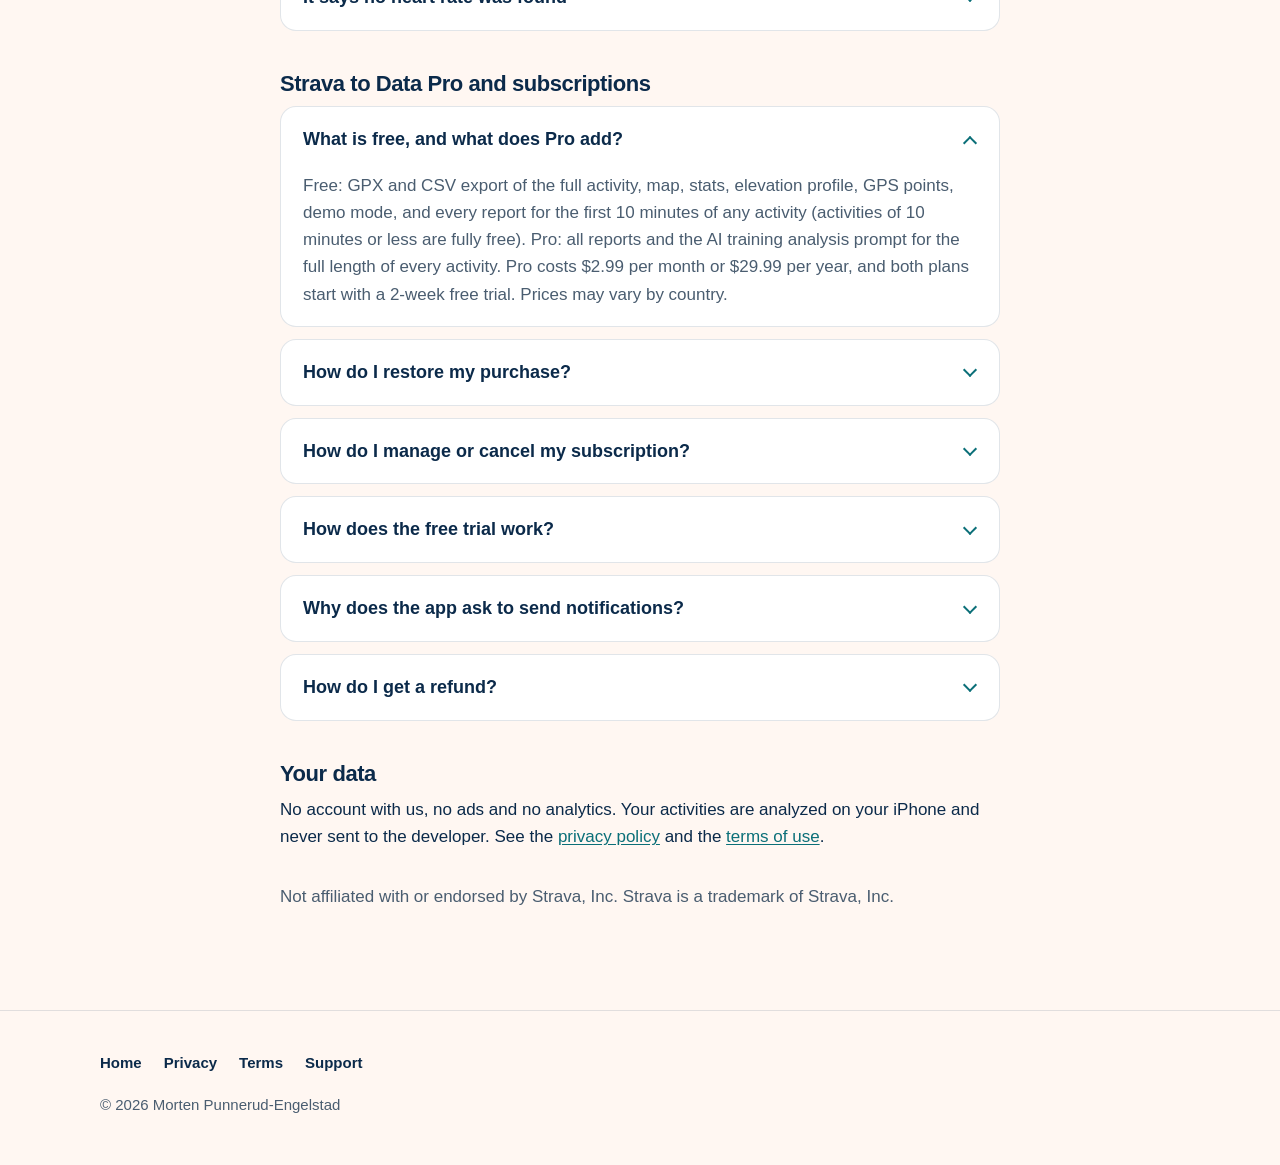
<file: support.html>
<!doctype html>
<html lang="en">
<head>
<meta charset="utf-8">
<meta name="viewport" content="width=device-width, initial-scale=1, viewport-fit=cover">
<title>Support – Strava to Data: GPX &amp; Stats</title>
<meta name="description" content="Help for the iPhone app Strava to Data: GPX & Stats: logging in, exports, Apple Health, Strava to Data Pro subscriptions, restoring purchases and contact.">
<link rel="canonical" href="https://punnerud.github.io/strava-to-data/support.html">
<meta name="theme-color" content="#0B2A4A">
<meta property="og:type" content="website">
<meta property="og:title" content="Support – Strava to Data: GPX &amp; Stats">
<meta property="og:description" content="Help with logging in, exports, Apple Health, subscriptions and restoring purchases.">
<meta property="og:url" content="https://punnerud.github.io/strava-to-data/support.html">
<meta property="og:image" content="https://punnerud.github.io/strava-to-data/assets/og-image.jpg">
<meta name="twitter:card" content="summary_large_image">
<link rel="icon" href="favicon.ico" sizes="32x32">
<link rel="icon" href="assets/favicon.png" type="image/png">
<link rel="apple-touch-icon" href="apple-touch-icon.png">
<link rel="stylesheet" href="assets/site.css">
</head>
<body>
<a class="skip" href="#main">Skip to content</a>
<header class="site-header doc-header">
  <div class="wrap">
    <a class="brand" href="./">
      <img src="assets/icon.png" alt="" width="34" height="34">
      <span>Strava to Data</span>
    </a>
    <nav class="nav" aria-label="Main">
      <a class="hide-sm" href="privacy.html">Privacy</a>
      <a class="hide-sm" href="terms.html">Terms</a>
      <a class="nav-cta" href="https://apps.apple.com/app/id6741417217">Get the app</a>
    </nav>
  </div>
</header>

<main id="main" class="doc">
  <h1>Support</h1>
  <p class="meta">Strava to Data: GPX &amp; Stats · iPhone app · Current version 1.3 · Requires iOS 15.6 or later</p>

  <div class="contact-box">
    <p><strong>Need help?</strong> Email <a href="mailto:morten@punnerud.net?subject=GPX%20Export%20support">morten@punnerud.net</a>.</p>
    <p style="margin:0">Please include the app version (see Version History on the App Store page), your iPhone model and iOS version and, if you can, a link to the activity. Replies usually within a few days.</p>
  </div>

  <ul class="toc" aria-label="On this page" style="margin-top:24px">
    <li><a href="#login">Logging in</a></li>
    <li><a href="#activities">Activities</a></li>
    <li><a href="#export">Export</a></li>
    <li><a href="#health">Apple Health</a></li>
    <li><a href="#pro">Pro &amp; subscriptions</a></li>
    <li><a href="#data">Your data</a></li>
  </ul>

  <h2 id="login">Logging in to Strava</h2>
  <div class="faq">
    <details open>
      <summary>Why do I have to log in to Strava?</summary>
      <p>Strava now shows GPS data only to logged-in users. Tap <em>Log in</em> and sign in on strava.com inside the app. Your password goes directly to Strava; the app never sees or stores it. Tap <em>Log out</em> to remove the login from the app. Want to look around first? Tap <em>Demo</em> in the top right corner of the start screen to explore six sample activities.</p>
    </details>
    <details>
      <summary>I use "Continue with Google". Does that work?</summary>
      <p>Yes. The whole Google sign-in stays inside the app's login screen and returns you to Strava there, even if you have the Strava app installed. If you end up in the Strava app or in Safari instead, switch back to Strava to Data: it checks again whether you are logged in when it becomes active. If it still does not work, tap <em>Log out</em>, then log in again with your Strava email and password.</p>
    </details>
    <details>
      <summary>The login page is blank or keeps loading</summary>
      <p>Check your internet connection, close the login screen and open it again. If Strava shows a captcha or asks you to verify your email, complete that step on the same screen. Strava outages also affect the app; you can check <a href="https://status.strava.com">status.strava.com</a>.</p>
    </details>
  </div>

  <h2 id="activities">Activities</h2>
  <div class="faq">
    <details>
      <summary>I can't open an activity</summary>
      <p>You can open your own activities and activities you are allowed to see on strava.com with your account. Activities that are private to someone else, or hidden by their privacy settings, can't be opened. Manual activities and indoor activities without GPS have no route to show or export.</p>
    </details>
    <details>
      <summary>It used to work, and now it doesn't</summary>
      <p>Strava may have changed its website. Please email us with a link to the activity; problems like this are fixed in an app update, so also check the App Store for a newer version of Strava to Data.</p>
    </details>
    <details>
      <summary>How do I see older activities?</summary>
      <p>Your activity list shows the newest first. Use <em>Previous</em> and <em>Next</em> at the bottom of the list to browse older pages, or paste a link to a specific activity.</p>
    </details>
  </div>

  <h2 id="export">Export</h2>
  <div class="faq">
    <details>
      <summary>Where do exported files go?</summary>
      <p>Tap <em>Export GPX</em> or <em>Export CSV</em>, check the preview, then use the share button to save to Files, AirDrop it or open it in another app, or the copy button to copy the text. Export is always free and always includes the full activity.</p>
    </details>
    <details>
      <summary>What is in the GPX and CSV files?</summary>
      <p>GPX contains the track with coordinates, elevation and time. CSV contains time, distance, latitude, longitude and elevation for every point, ready for Numbers, Excel or your own analysis.</p>
    </details>
  </div>

  <h2 id="health">Heart rate from Apple Health</h2>
  <div class="faq">
    <details>
      <summary>How do I add heart rate from Apple Health?</summary>
      <p>If an activity on Strava has no heart rate, but your Apple Watch or chest strap saved heart rate to Apple Health at the same time, tap <em>Analysis → Get heart rate from Apple Health</em>. The app reads heart rate only (read-only), uses it on your iPhone for the analysis and does not save it.</p>
    </details>
    <details>
      <summary>It says no heart rate was found</summary>
      <p>The app needs a continuous recording during the activity (a workout), not just occasional background readings. Also check that access is allowed in the Health app (Profile → Apps → Strava to Data) or in Settings → Privacy &amp; Security → Health.</p>
    </details>
  </div>

  <h2 id="pro">Strava to Data Pro and subscriptions</h2>
  <div class="faq">
    <details open>
      <summary>What is free, and what does Pro add?</summary>
      <p>Free: GPX and CSV export of the full activity, map, stats, elevation profile, GPS points, demo mode, and every report for the first 10 minutes of any activity (activities of 10 minutes or less are fully free). Pro: all reports and the AI training analysis prompt for the full length of every activity. Pro costs $2.99 per month or $29.99 per year, and both plans start with a 2-week free trial. Prices may vary by country.</p>
    </details>
    <details>
      <summary>How do I restore my purchase?</summary>
      <p>Make sure you are signed in with the same Apple Account you used to subscribe, then open <em>Your profile</em> in the app and tap <em>Restore Purchases</em> under Subscription. The same button is also on the Pro screen. This also works on a new iPhone. There is no separate account with us.</p>
    </details>
    <details>
      <summary>How do I manage or cancel my subscription?</summary>
      <p>Open <strong>Settings</strong> on your iPhone, tap your name, then <strong>Subscriptions</strong>, and choose <strong>Strava to Data</strong>. You can also get there from the app: <em>Your profile → Manage Subscription</em>. There you can switch between monthly and yearly or tap <strong>Cancel Subscription</strong>. Cancel at least 24 hours before the end of the current period to avoid the next charge. You keep Pro until the period ends. Deleting the app does not cancel the subscription.</p>
    </details>
    <details>
      <summary>How does the free trial work?</summary>
      <p>Both plans, monthly and yearly, start with a 2-week free trial with full access to Pro. Apple gives one free trial per Apple Account (Apple ID) for Strava to Data Pro, so if you have already used a free trial for it, the plan starts right away at its normal price. The Pro screen in the app shows whether a trial is available before you subscribe. If you allow notifications, the app reminds you 3 days and 1 day before the trial ends. To cancel, open <strong>Settings</strong> → your name → <strong>Subscriptions</strong> → <strong>Strava to Data</strong> (or <em>Your profile → Manage Subscription</em> in the app) and tap <strong>Cancel Subscription</strong> at least 24 hours before the trial ends. You then pay nothing and keep Pro until the trial ends. If you don't cancel, the plan you chose starts and is charged to your Apple Account when the trial ends. If you buy a subscription during the trial, the rest of the trial ends.</p>
    </details>
    <details>
      <summary>Why does the app ask to send notifications?</summary>
      <p>Only to remind you before a free trial ends. The app asks once, right after you start a trial, never when you open it. If you allow it, you get two reminders on your iPhone: 3 days and 1 day before the trial ends. They are local notifications set up on your iPhone; nothing is sent to the developer. If you cancel, the reminders are removed the next time you open the app. You can turn notifications on or off at any time in Settings → Notifications → Strava to Data.</p>
    </details>
    <details>
      <summary>How do I get a refund?</summary>
      <p>Purchases are handled by Apple, so refunds are requested from Apple at <a href="https://reportaproblem.apple.com">reportaproblem.apple.com</a>. The developer can't issue refunds directly.</p>
    </details>
  </div>

  <h2 id="data">Your data</h2>
  <p>No account with us, no ads and no analytics. Your activities are analyzed on your iPhone and never sent to the developer. See the <a href="privacy.html">privacy policy</a> and the <a href="terms.html">terms of use</a>.</p>

  <p class="meta" style="margin-top:32px">Not affiliated with or endorsed by Strava, Inc. Strava is a trademark of Strava, Inc.</p>
</main>

<footer class="site-footer">
  <div class="wrap">
    <nav class="footer-links" aria-label="Footer">
      <a href="./">Home</a>
      <a href="privacy.html">Privacy</a>
      <a href="terms.html">Terms</a>
      <a href="support.html" aria-current="page">Support</a>
    </nav>
    <p>© 2026 Morten Punnerud-Engelstad</p>
  </div>
</footer>
</body>
</html>
</file>
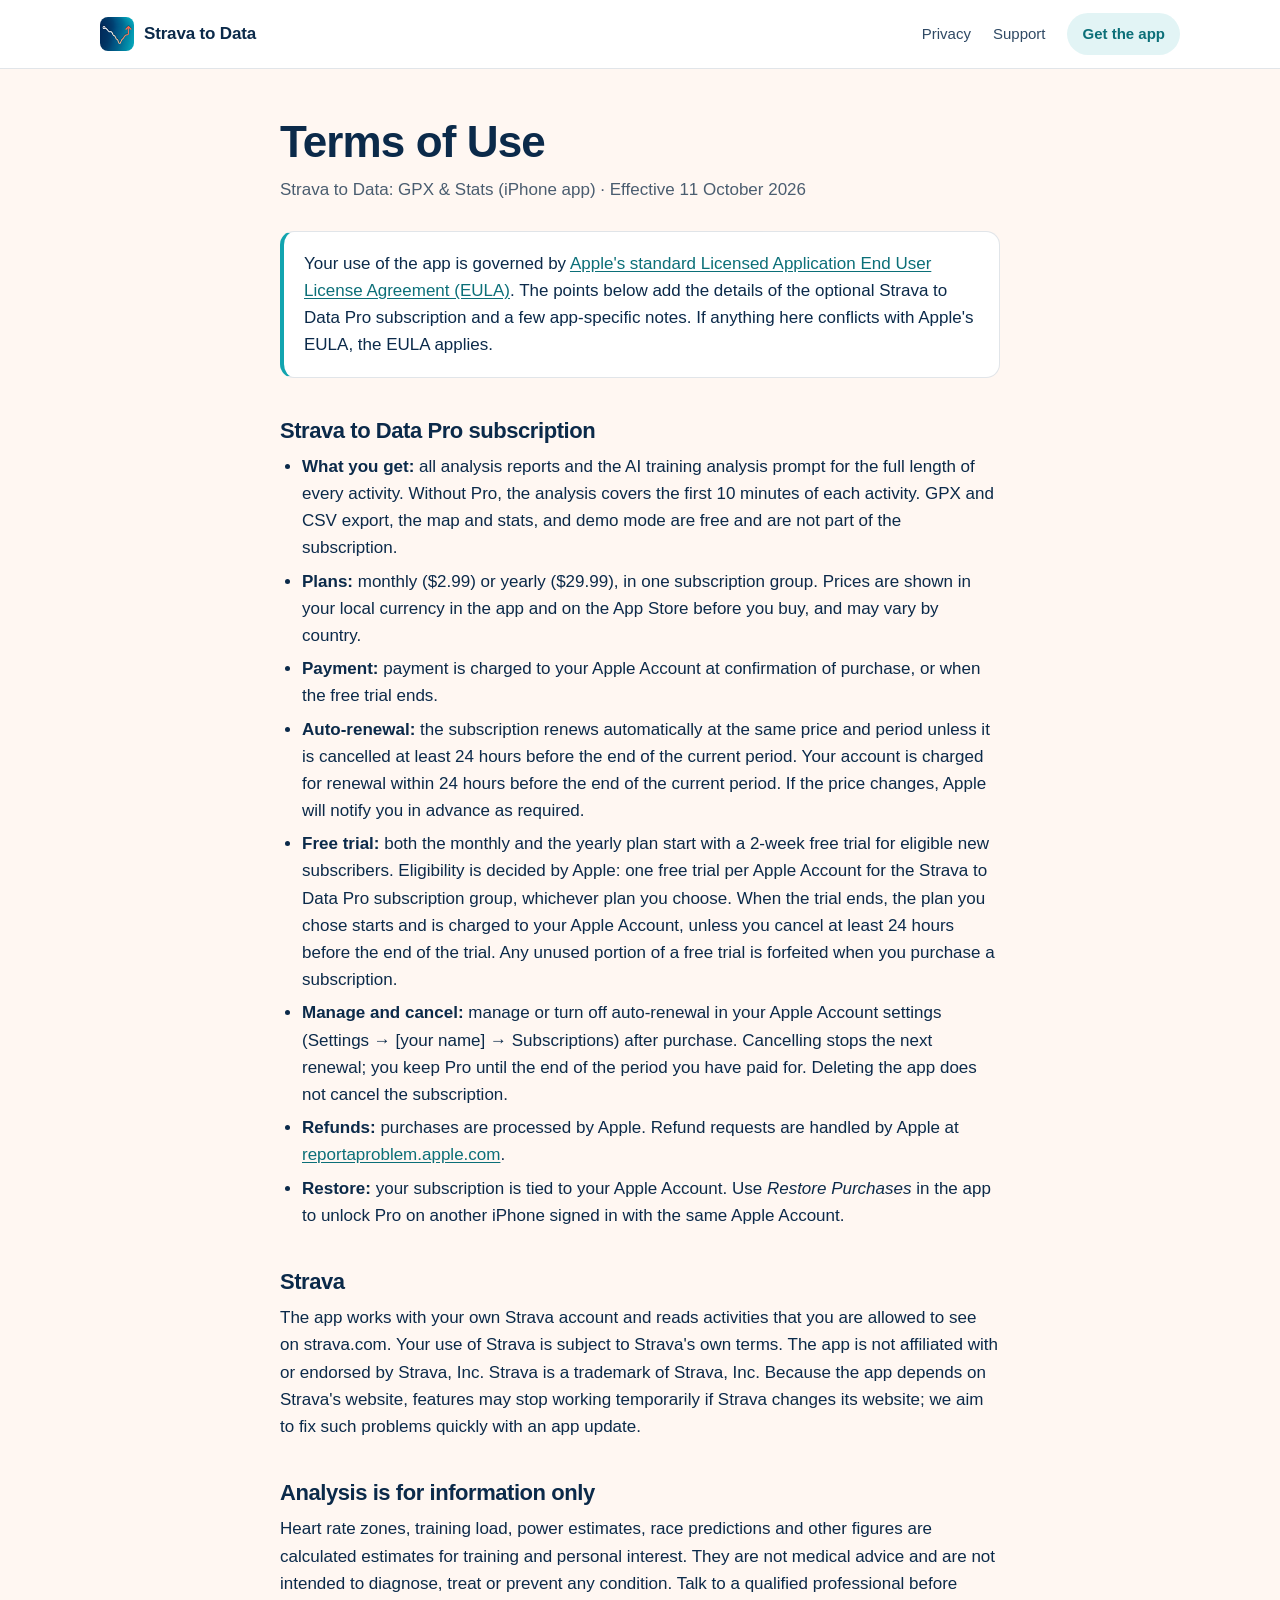
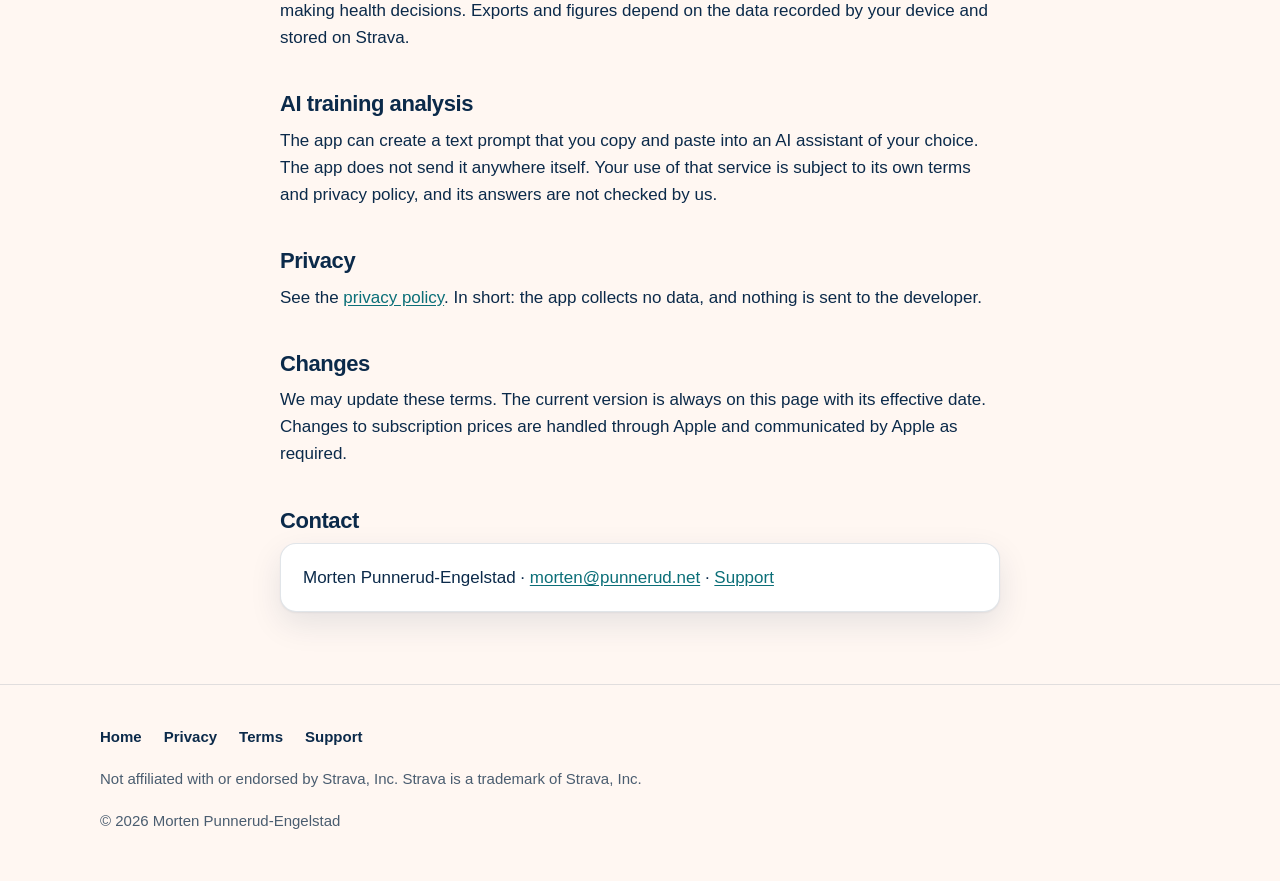
<file: terms.html>
<!doctype html>
<html lang="en">
<head>
<meta charset="utf-8">
<meta name="viewport" content="width=device-width, initial-scale=1, viewport-fit=cover">
<title>Terms of Use – Strava to Data: GPX &amp; Stats</title>
<meta name="description" content="Terms of use for Strava to Data: GPX & Stats and the Strava to Data Pro subscription: Apple's standard EULA, auto-renewal, free trial and cancellation.">
<link rel="canonical" href="https://punnerud.github.io/strava-to-data/terms.html">
<meta name="theme-color" content="#0B2A4A">
<meta property="og:type" content="article">
<meta property="og:title" content="Terms of Use – Strava to Data: GPX &amp; Stats">
<meta property="og:description" content="Terms for the app and the Strava to Data Pro subscription.">
<meta property="og:url" content="https://punnerud.github.io/strava-to-data/terms.html">
<meta property="og:image" content="https://punnerud.github.io/strava-to-data/assets/og-image.jpg">
<meta name="twitter:card" content="summary_large_image">
<link rel="icon" href="favicon.ico" sizes="32x32">
<link rel="icon" href="assets/favicon.png" type="image/png">
<link rel="apple-touch-icon" href="apple-touch-icon.png">
<link rel="stylesheet" href="assets/site.css">
</head>
<body>
<a class="skip" href="#main">Skip to content</a>
<header class="site-header doc-header">
  <div class="wrap">
    <a class="brand" href="./">
      <img src="assets/icon.png" alt="" width="34" height="34">
      <span>Strava to Data</span>
    </a>
    <nav class="nav" aria-label="Main">
      <a class="hide-sm" href="privacy.html">Privacy</a>
      <a class="hide-sm" href="support.html">Support</a>
      <a class="nav-cta" href="https://apps.apple.com/app/id6741417217">Get the app</a>
    </nav>
  </div>
</header>

<main id="main" class="doc">
  <h1>Terms of Use</h1>
  <p class="meta">Strava to Data: GPX &amp; Stats (iPhone app) · Effective 11 October 2026</p>

  <div class="summary">
    <p>Your use of the app is governed by <a href="https://www.apple.com/legal/internet-services/itunes/dev/stdeula/">Apple's standard Licensed Application End User License Agreement (EULA)</a>. The points below add the details of the optional Strava to Data Pro subscription and a few app-specific notes. If anything here conflicts with Apple's EULA, the EULA applies.</p>
  </div>

  <h2 id="subscription">Strava to Data Pro subscription</h2>
  <ul>
    <li><strong>What you get:</strong> all analysis reports and the AI training analysis prompt for the full length of every activity. Without Pro, the analysis covers the first 10 minutes of each activity. GPX and CSV export, the map and stats, and demo mode are free and are not part of the subscription.</li>
    <li><strong>Plans:</strong> monthly ($2.99) or yearly ($29.99), in one subscription group. Prices are shown in your local currency in the app and on the App Store before you buy, and may vary by country.</li>
    <li><strong>Payment:</strong> payment is charged to your Apple Account at confirmation of purchase, or when the free trial ends.</li>
    <li><strong>Auto-renewal:</strong> the subscription renews automatically at the same price and period unless it is cancelled at least 24 hours before the end of the current period. Your account is charged for renewal within 24 hours before the end of the current period. If the price changes, Apple will notify you in advance as required.</li>
    <li><strong>Free trial:</strong> both the monthly and the yearly plan start with a 2-week free trial for eligible new subscribers. Eligibility is decided by Apple: one free trial per Apple Account for the Strava to Data Pro subscription group, whichever plan you choose. When the trial ends, the plan you chose starts and is charged to your Apple Account, unless you cancel at least 24 hours before the end of the trial. Any unused portion of a free trial is forfeited when you purchase a subscription.</li>
    <li><strong>Manage and cancel:</strong> manage or turn off auto-renewal in your Apple Account settings (Settings → [your name] → Subscriptions) after purchase. Cancelling stops the next renewal; you keep Pro until the end of the period you have paid for. Deleting the app does not cancel the subscription.</li>
    <li><strong>Refunds:</strong> purchases are processed by Apple. Refund requests are handled by Apple at <a href="https://reportaproblem.apple.com">reportaproblem.apple.com</a>.</li>
    <li><strong>Restore:</strong> your subscription is tied to your Apple Account. Use <em>Restore Purchases</em> in the app to unlock Pro on another iPhone signed in with the same Apple Account.</li>
  </ul>

  <h2 id="strava">Strava</h2>
  <p>The app works with your own Strava account and reads activities that you are allowed to see on strava.com. Your use of Strava is subject to Strava's own terms. The app is not affiliated with or endorsed by Strava, Inc. Strava is a trademark of Strava, Inc. Because the app depends on Strava's website, features may stop working temporarily if Strava changes its website; we aim to fix such problems quickly with an app update.</p>

  <h2 id="analysis">Analysis is for information only</h2>
  <p>Heart rate zones, training load, power estimates, race predictions and other figures are calculated estimates for training and personal interest. They are not medical advice and are not intended to diagnose, treat or prevent any condition. Talk to a qualified professional before making health decisions. Exports and figures depend on the data recorded by your device and stored on Strava.</p>

  <h2 id="ai">AI training analysis</h2>
  <p>The app can create a text prompt that you copy and paste into an AI assistant of your choice. The app does not send it anywhere itself. Your use of that service is subject to its own terms and privacy policy, and its answers are not checked by us.</p>

  <h2 id="privacy">Privacy</h2>
  <p>See the <a href="privacy.html">privacy policy</a>. In short: the app collects no data, and nothing is sent to the developer.</p>

  <h2 id="changes">Changes</h2>
  <p>We may update these terms. The current version is always on this page with its effective date. Changes to subscription prices are handled through Apple and communicated by Apple as required.</p>

  <h2 id="contact">Contact</h2>
  <div class="contact-box">
    <p style="margin:0">Morten Punnerud-Engelstad · <a href="mailto:morten@punnerud.net">morten@punnerud.net</a> · <a href="support.html">Support</a></p>
  </div>
</main>

<footer class="site-footer">
  <div class="wrap">
    <nav class="footer-links" aria-label="Footer">
      <a href="./">Home</a>
      <a href="privacy.html">Privacy</a>
      <a href="terms.html" aria-current="page">Terms</a>
      <a href="support.html">Support</a>
    </nav>
    <p>Not affiliated with or endorsed by Strava, Inc. Strava is a trademark of Strava, Inc.</p>
    <p>© 2026 Morten Punnerud-Engelstad</p>
  </div>
</footer>
</body>
</html>
</file>
<file: assets/site.css>
/* Strava to Data: GPX & Stats — site styles. No external dependencies. */

:root {
  --midnight: #0B2A4A;
  --deep-teal: #0E7C86;
  --teal: #12A4AF;
  --coral: #FF6B4A;
  --warm: #FFF7F2;

  --bg: #FFF7F2;
  --surface: #FFFFFF;
  --surface-2: #FBEFE7;
  --ink: #0B2A4A;
  --muted: #4A5D70;
  --line: rgba(11, 42, 74, 0.12);
  --accent: #0B6F78;
  --accent-soft: rgba(18, 164, 175, 0.12);
  --shadow: 0 1px 2px rgba(11, 42, 74, 0.06), 0 12px 32px rgba(11, 42, 74, 0.10);
  --radius: 20px;
  --max: 1120px;

  color-scheme: light dark;
}

@media (prefers-color-scheme: dark) {
  :root {
    --bg: #071726;
    --surface: #0D2337;
    --surface-2: #0A1E31;
    --ink: #EAF4F5;
    --muted: #A9BBC8;
    --line: rgba(234, 244, 245, 0.12);
    --accent: #5FD3DB;
    --accent-soft: rgba(95, 211, 219, 0.12);
    --shadow: 0 1px 2px rgba(0, 0, 0, 0.3), 0 12px 32px rgba(0, 0, 0, 0.35);
  }
}

*, *::before, *::after { box-sizing: border-box; }

html { -webkit-text-size-adjust: 100%; scroll-behavior: smooth; }
@media (prefers-reduced-motion: reduce) { html { scroll-behavior: auto; } }

body {
  margin: 0;
  background: var(--bg);
  color: var(--ink);
  font: 17px/1.6 -apple-system, BlinkMacSystemFont, "SF Pro Text", "SF Pro Display", "Segoe UI", Roboto, "Helvetica Neue", Arial, sans-serif;
  -webkit-font-smoothing: antialiased;
  text-rendering: optimizeLegibility;
}

img { max-width: 100%; height: auto; display: block; }
a { color: var(--accent); text-underline-offset: 2px; }
a:hover { text-decoration-thickness: 2px; }
:focus-visible { outline: 3px solid var(--teal); outline-offset: 3px; border-radius: 6px; }

h1, h2, h3 { line-height: 1.15; letter-spacing: -0.02em; margin: 0; }
p { margin: 0 0 1em; }

.wrap { width: 100%; max-width: var(--max); margin: 0 auto; padding: 0 20px; }

.skip {
  position: absolute; left: -9999px; top: 8px;
  background: var(--surface); color: var(--ink); padding: 8px 14px; border-radius: 10px; z-index: 10;
}
.skip:focus { left: 8px; }

/* ---------- Header ---------- */

.site-header { position: relative; z-index: 2; }
.site-header .wrap {
  display: flex; align-items: center; justify-content: space-between; gap: 16px;
  min-height: 68px;
}
.brand {
  display: inline-flex; align-items: center; gap: 10px;
  color: inherit; text-decoration: none; font-weight: 700; font-size: 17px; letter-spacing: -0.01em;
}
.brand img { width: 34px; height: 34px; border-radius: 8px; }
.nav { display: flex; align-items: center; gap: 22px; font-size: 15px; }
.nav a { color: inherit; text-decoration: none; opacity: 0.85; }
.nav a:hover { opacity: 1; text-decoration: underline; }
.nav .nav-cta {
  opacity: 1; padding: 8px 14px; border-radius: 999px; font-weight: 600;
  background: rgba(255, 255, 255, 0.14); border: 1px solid rgba(255, 255, 255, 0.22);
}
.nav .nav-cta:hover { background: rgba(255, 255, 255, 0.22); text-decoration: none; }
@media (max-width: 720px) { .nav .hide-sm { display: none; } }
.brand span, .nav a { white-space: nowrap; }
@media (max-width: 360px) {
  .site-header .wrap { gap: 10px; }
  .brand { gap: 8px; font-size: 15px; }
  .brand img { width: 30px; height: 30px; border-radius: 7px; }
  .nav { font-size: 14px; }
  .nav .nav-cta { padding: 7px 12px; }
}

/* Light header for the document pages */
.doc-header { border-bottom: 1px solid var(--line); background: var(--surface); }
.doc-header .nav .nav-cta { background: var(--accent-soft); border-color: transparent; color: var(--accent); }

/* ---------- Hero ---------- */

.hero {
  position: relative; overflow: hidden; color: #FFF7F2;
  background:
    radial-gradient(1200px 600px at 85% 10%, rgba(18, 164, 175, 0.55), transparent 60%),
    radial-gradient(900px 500px at 0% 100%, rgba(14, 124, 134, 0.45), transparent 60%),
    linear-gradient(160deg, #08213B 0%, #0B2A4A 45%, #0D4F66 100%);
}
.hero::before {
  content: ""; position: absolute; inset: 0; pointer-events: none;
  background: url("contours.svg") center / cover no-repeat; opacity: 0.18;
}
.hero-grid {
  position: relative; z-index: 1;
  display: grid; grid-template-columns: 1fr; gap: 40px; align-items: center;
  padding: 28px 0 0;
}
.hero-copy { text-align: center; max-width: 620px; margin: 0 auto; }
.hero-icon {
  width: 96px; height: 96px; border-radius: 22px; margin: 0 auto 22px;
  box-shadow: 0 0 0 1px rgba(255, 255, 255, 0.10), 0 16px 40px rgba(0, 0, 0, 0.35);
}
.eyebrow {
  display: inline-block; font-size: 13px; font-weight: 600; letter-spacing: 0.06em; text-transform: uppercase;
  color: #9FE3E8; margin-bottom: 12px;
}
.hero h1 { font-size: clamp(34px, 7.5vw, 58px); font-weight: 800; }
.hero h1 .amp { color: #FFB39F; }
.hero .tagline { font-size: clamp(18px, 2.6vw, 21px); color: rgba(255, 247, 242, 0.85); margin: 18px auto 28px; max-width: 34em; }
.cta-row { display: flex; flex-wrap: wrap; gap: 12px; justify-content: center; }
.hero-note { font-size: 14px; color: rgba(255, 247, 242, 0.7); margin: 16px 0 0; }

.btn {
  display: inline-flex; align-items: center; justify-content: center; gap: 10px;
  min-height: 52px; padding: 0 22px; border-radius: 14px;
  font-weight: 700; font-size: 17px; text-decoration: none; line-height: 1.1;
  transition: transform 0.15s ease, box-shadow 0.15s ease, background-color 0.15s ease;
}
.btn:hover { transform: translateY(-1px); }
@media (prefers-reduced-motion: reduce) { .btn { transition: none; } .btn:hover { transform: none; } }
.btn-store { background: var(--coral); color: #0B2A4A; box-shadow: 0 8px 24px rgba(255, 107, 74, 0.35); }
.btn-store:hover { background: #FF7D60; }
.btn-store svg { width: 22px; height: 22px; flex: none; }
.btn-store .two-line { display: flex; flex-direction: column; text-align: left; }
.btn-store .two-line small { font-size: 12px; font-weight: 600; opacity: 0.85; }
.btn-ghost { color: #FFF7F2; border: 1px solid rgba(255, 247, 242, 0.35); }
.btn-ghost:hover { background: rgba(255, 255, 255, 0.08); }

.hero-phones {
  display: flex; justify-content: center; align-items: flex-end; gap: 18px;
  margin: 0 auto; max-width: 560px;
  /* Phones are cut off by the bottom edge of the hero. */
  height: 430px; overflow: hidden;
}
.hero-phones .phone { width: 250px; flex: none; }
.hero-phones .phone.side { width: 210px; transform: translateY(60px); display: none; }

@media (min-width: 560px) {
  .hero-phones .phone.side { display: block; }
}
@media (min-width: 960px) {
  .hero-grid { grid-template-columns: 1.05fr 1fr; gap: 40px; padding-top: 40px; }
  .hero-copy { text-align: left; margin: 0; padding-bottom: 72px; }
  .hero-icon { margin: 0 0 24px; }
  .hero .tagline { margin-left: 0; }
  .cta-row { justify-content: flex-start; }
  .hero-phones { height: 600px; max-width: none; }
  .hero-phones .phone { width: 290px; }
  .hero-phones .phone.side { width: 240px; transform: translateY(90px); }
}

/* ---------- Phone frame ---------- */

.phone {
  position: relative; border-radius: 40px; padding: 9px;
  background: linear-gradient(145deg, #1D2A38, #05090E);
  box-shadow: 0 0 0 1px rgba(255, 255, 255, 0.08) inset, 0 30px 60px rgba(4, 14, 26, 0.35);
}
@media (prefers-color-scheme: dark) {
  .phone { box-shadow: 0 0 0 1px rgba(255, 255, 255, 0.14), 0 30px 60px rgba(0, 0, 0, 0.5); }
  .plan-pro { box-shadow: 0 0 0 1px rgba(95, 211, 219, 0.25), var(--shadow); }
}
.phone img { border-radius: 32px; width: 100%; aspect-ratio: 600 / 1304; background: #F2F2F7; }

/* ---------- Sections ---------- */

section { scroll-margin-top: 16px; }
.section { padding: 80px 0; }
.section-alt { background: var(--surface-2); }
.section-head { text-align: center; max-width: 680px; margin: 0 auto 48px; }
.section-head h2 { font-size: clamp(28px, 5vw, 40px); font-weight: 800; }
.section-head p { color: var(--muted); font-size: 18px; margin: 14px 0 0; }
.kicker {
  display: block; font-size: 13px; font-weight: 700; letter-spacing: 0.08em; text-transform: uppercase;
  color: var(--accent); margin-bottom: 10px;
}

/* Steps */
.steps { display: grid; gap: 16px; grid-template-columns: 1fr; counter-reset: step; list-style: none; padding: 0; margin: 0; }
.steps li {
  counter-increment: step; position: relative;
  background: var(--surface); border: 1px solid var(--line); border-radius: var(--radius);
  padding: 22px 22px 22px 76px; box-shadow: var(--shadow);
}
.steps li::before {
  content: counter(step); position: absolute; left: 22px; top: 22px;
  width: 38px; height: 38px; border-radius: 12px; display: grid; place-items: center;
  font-weight: 800; color: #FFF7F2; background: linear-gradient(135deg, var(--deep-teal), var(--teal));
}
.steps h3 { font-size: 18px; margin-bottom: 4px; }
.steps p { margin: 0; color: var(--muted); font-size: 16px; }
@media (min-width: 800px) { .steps { grid-template-columns: repeat(3, 1fr); } }

/* Feature rows */
.feature {
  display: grid; grid-template-columns: 1fr; gap: 36px; align-items: center;
  padding: 36px 0;
}
.feature + .feature { border-top: 1px solid var(--line); }
.feature .phone { width: min(280px, 78vw); margin: 0 auto; }
.feature h3 { font-size: clamp(26px, 4vw, 34px); font-weight: 800; margin-bottom: 14px; }
.feature p { color: var(--muted); font-size: 18px; }
.ticks { list-style: none; padding: 0; margin: 18px 0 0; display: grid; gap: 10px; }
.ticks li { position: relative; padding-left: 32px; }
.ticks li::before {
  content: ""; position: absolute; left: 0; top: 4px; width: 20px; height: 20px; border-radius: 50%;
  background: var(--accent-soft) url("data:image/svg+xml,%3Csvg xmlns='http://www.w3.org/2000/svg' viewBox='0 0 20 20'%3E%3Cpath d='M5.5 10.5l3 3 6-7' fill='none' stroke='%2312A4AF' stroke-width='2.2' stroke-linecap='round' stroke-linejoin='round'/%3E%3C/svg%3E") center / 20px no-repeat;
}
.badge-free {
  display: inline-block; font-size: 12px; font-weight: 800; letter-spacing: 0.06em; text-transform: uppercase;
  padding: 3px 9px; border-radius: 999px; background: rgba(18, 164, 175, 0.16); color: var(--accent);
  margin-bottom: 12px;
}
@media (min-width: 860px) {
  .feature { grid-template-columns: 1fr 1fr; gap: 72px; padding: 56px 0; }
  .feature.flip .feature-media { order: 2; }
  .feature .phone { width: 300px; }
}

/* Report gallery */
.gallery {
  display: grid; grid-auto-flow: column; grid-auto-columns: min(220px, 62vw); gap: 18px;
  overflow-x: auto; scroll-snap-type: x mandatory; padding: 4px 20px 24px; margin: 0 -20px;
  -webkit-overflow-scrolling: touch; scrollbar-width: thin;
}
.gallery figure { margin: 0; scroll-snap-align: center; }
.gallery .phone { border-radius: 32px; padding: 7px; }
.gallery .phone img { border-radius: 26px; }
.gallery figcaption { margin-top: 14px; text-align: center; }
.gallery figcaption strong { display: block; font-size: 17px; }
.gallery figcaption span { color: var(--muted); font-size: 15px; }
@media (min-width: 960px) {
  .gallery { grid-auto-flow: row; grid-template-columns: repeat(4, 1fr); overflow: visible; margin: 0; padding: 4px 0 0; }
}

/* Cards */
.cards { display: grid; gap: 18px; grid-template-columns: 1fr; }
@media (min-width: 640px) { .cards { grid-template-columns: repeat(2, 1fr); } }
@media (min-width: 1000px) { .cards.four { grid-template-columns: repeat(4, 1fr); } }
.card {
  background: var(--surface); border: 1px solid var(--line); border-radius: var(--radius);
  padding: 24px; box-shadow: var(--shadow);
}
.card .ico {
  width: 44px; height: 44px; border-radius: 12px; display: grid; place-items: center; margin-bottom: 16px;
  background: var(--accent-soft); color: var(--accent);
}
.card .ico svg { width: 24px; height: 24px; }
.card h3 { font-size: 19px; margin-bottom: 8px; }
.card p { color: var(--muted); font-size: 16px; margin: 0; }

/* Pricing */
.pricing { display: grid; gap: 22px; grid-template-columns: 1fr; max-width: 900px; margin: 0 auto; }
@media (min-width: 800px) { .pricing { grid-template-columns: 1fr 1fr; align-items: stretch; } }
.plan {
  position: relative; display: flex; flex-direction: column;
  background: var(--surface); border: 1px solid var(--line); border-radius: 24px;
  padding: 30px 26px; box-shadow: var(--shadow);
}
.plan h3 { font-size: 24px; }
.plan .price { font-size: 40px; font-weight: 800; letter-spacing: -0.03em; margin: 12px 0 0; line-height: 1.1; }
.plan .price small { font-size: 17px; font-weight: 600; color: var(--muted); letter-spacing: 0; }
.plan .alt-price { color: var(--muted); margin: 6px 0 0; font-size: 16px; }
.plan .ticks { margin-top: 22px; flex: 1; }
.plan .plan-foot { margin-top: 24px; font-size: 14px; color: var(--muted); }
.plan-pro {
  color: #FFF7F2; border: none;
  background:
    radial-gradient(500px 300px at 100% 0%, rgba(18, 164, 175, 0.55), transparent 70%),
    linear-gradient(160deg, #0B2A4A, #0D4F66);
}
.plan-pro .price small, .plan-pro .alt-price, .plan-pro .plan-foot { color: rgba(255, 247, 242, 0.78); }
.plan-pro .ticks li::before { background-color: rgba(255, 255, 255, 0.12); }
.plan-pro .ribbon {
  position: absolute; top: -13px; right: 22px;
  background: var(--coral); color: #0B2A4A; font-size: 13px; font-weight: 800;
  padding: 5px 12px; border-radius: 999px; box-shadow: 0 6px 16px rgba(255, 107, 74, 0.35);
}
.plan-pro .pill-row { display: flex; flex-wrap: wrap; gap: 8px; margin-top: 14px; }
.plan-pro .pill {
  font-size: 14px; font-weight: 600; padding: 6px 12px; border-radius: 999px;
  background: rgba(255, 255, 255, 0.10); border: 1px solid rgba(255, 255, 255, 0.18);
}
.plan-pro .pill strong { color: #FFB39F; }
.fineprint { max-width: 760px; margin: 28px auto 0; text-align: center; font-size: 14px; color: var(--muted); }

/* FAQ */
.faq { max-width: 780px; margin: 0 auto; display: grid; gap: 12px; }
.faq details {
  background: var(--surface); border: 1px solid var(--line); border-radius: 16px; padding: 0 22px;
}
.faq summary {
  cursor: pointer; list-style: none; font-weight: 700; font-size: 18px;
  padding: 18px 32px 18px 0; position: relative;
}
.faq summary::-webkit-details-marker { display: none; }
.faq summary::after {
  content: ""; position: absolute; right: 2px; top: 50%; width: 10px; height: 10px; margin-top: -7px;
  border-right: 2.5px solid var(--accent); border-bottom: 2.5px solid var(--accent);
  transform: rotate(45deg); transition: transform 0.2s ease;
}
.faq details[open] summary::after { transform: rotate(-135deg); margin-top: -2px; }
.faq details p { color: var(--muted); margin: 0 0 18px; }

/* CTA band */
.cta-band {
  text-align: center; color: #FFF7F2; padding: 72px 0;
  background:
    radial-gradient(700px 300px at 50% 0%, rgba(18, 164, 175, 0.45), transparent 70%),
    linear-gradient(160deg, #0B2A4A, #0D4F66);
}
.cta-band img { width: 72px; height: 72px; border-radius: 17px; margin: 0 auto 18px; }
.cta-band h2 { font-size: clamp(28px, 5vw, 40px); font-weight: 800; }
.cta-band p { color: rgba(255, 247, 242, 0.8); margin: 12px 0 26px; font-size: 18px; }

/* Footer */
.site-footer { padding: 40px 0 48px; font-size: 15px; color: var(--muted); border-top: 1px solid var(--line); }
.site-footer .wrap { display: grid; gap: 18px; }
.footer-links { display: flex; flex-wrap: wrap; gap: 8px 22px; }
.footer-links a { color: var(--ink); text-decoration: none; font-weight: 600; }
.footer-links a:hover { text-decoration: underline; }
.site-footer p { margin: 0; }

/* ---------- Document pages (privacy, terms, support) ---------- */

.doc { max-width: 760px; margin: 0 auto; padding: 48px 20px 72px; }
.doc h1 { font-size: clamp(32px, 6vw, 44px); font-weight: 800; margin-bottom: 8px; }
.doc .meta { color: var(--muted); margin: 0 0 28px; }
.doc h2 { font-size: 22px; margin: 40px 0 10px; }
.doc h3 { font-size: 18px; margin: 24px 0 6px; }
.doc ul, .doc ol { padding-left: 22px; margin: 0 0 1em; }
.doc li { margin-bottom: 6px; }
.doc .summary {
  background: var(--surface); border: 1px solid var(--line); border-left: 4px solid var(--teal);
  border-radius: 14px; padding: 18px 20px; margin: 0 0 8px;
}
.doc .summary p:last-child, .doc .summary ul:last-child { margin-bottom: 0; }
.doc table { width: 100%; border-collapse: collapse; font-size: 15px; margin: 0 0 1em; }
.doc th, .doc td { text-align: left; vertical-align: top; padding: 10px 12px; border-bottom: 1px solid var(--line); }
.doc th { font-size: 13px; text-transform: uppercase; letter-spacing: 0.05em; color: var(--muted); }
.table-scroll { overflow-x: auto; -webkit-overflow-scrolling: touch; }
.doc .contact-box {
  background: var(--surface); border: 1px solid var(--line); border-radius: 16px; padding: 20px 22px; box-shadow: var(--shadow);
}
.doc .toc { display: flex; flex-wrap: wrap; gap: 8px; margin: 0 0 8px; padding: 0; list-style: none; }
.doc .toc a {
  display: inline-block; font-size: 14px; padding: 6px 12px; border-radius: 999px; text-decoration: none;
  background: var(--accent-soft); color: var(--accent); font-weight: 600;
}
.doc .faq { margin: 0; }
.doc code { font: 0.92em ui-monospace, "SF Mono", Menlo, monospace; background: var(--accent-soft); padding: 1px 5px; border-radius: 5px; }

/* 404 */
.notfound { min-height: 70vh; display: grid; place-items: center; text-align: center; padding: 48px 20px; }
.notfound img { width: 88px; height: 88px; border-radius: 20px; margin: 0 auto 20px; }
.notfound h1 { font-size: 40px; margin-bottom: 10px; }
.notfound p { color: var(--muted); }

@media print {
  .site-header, .site-footer, .cta-band { display: none; }
  body { background: #fff; color: #000; }
}
</file>
